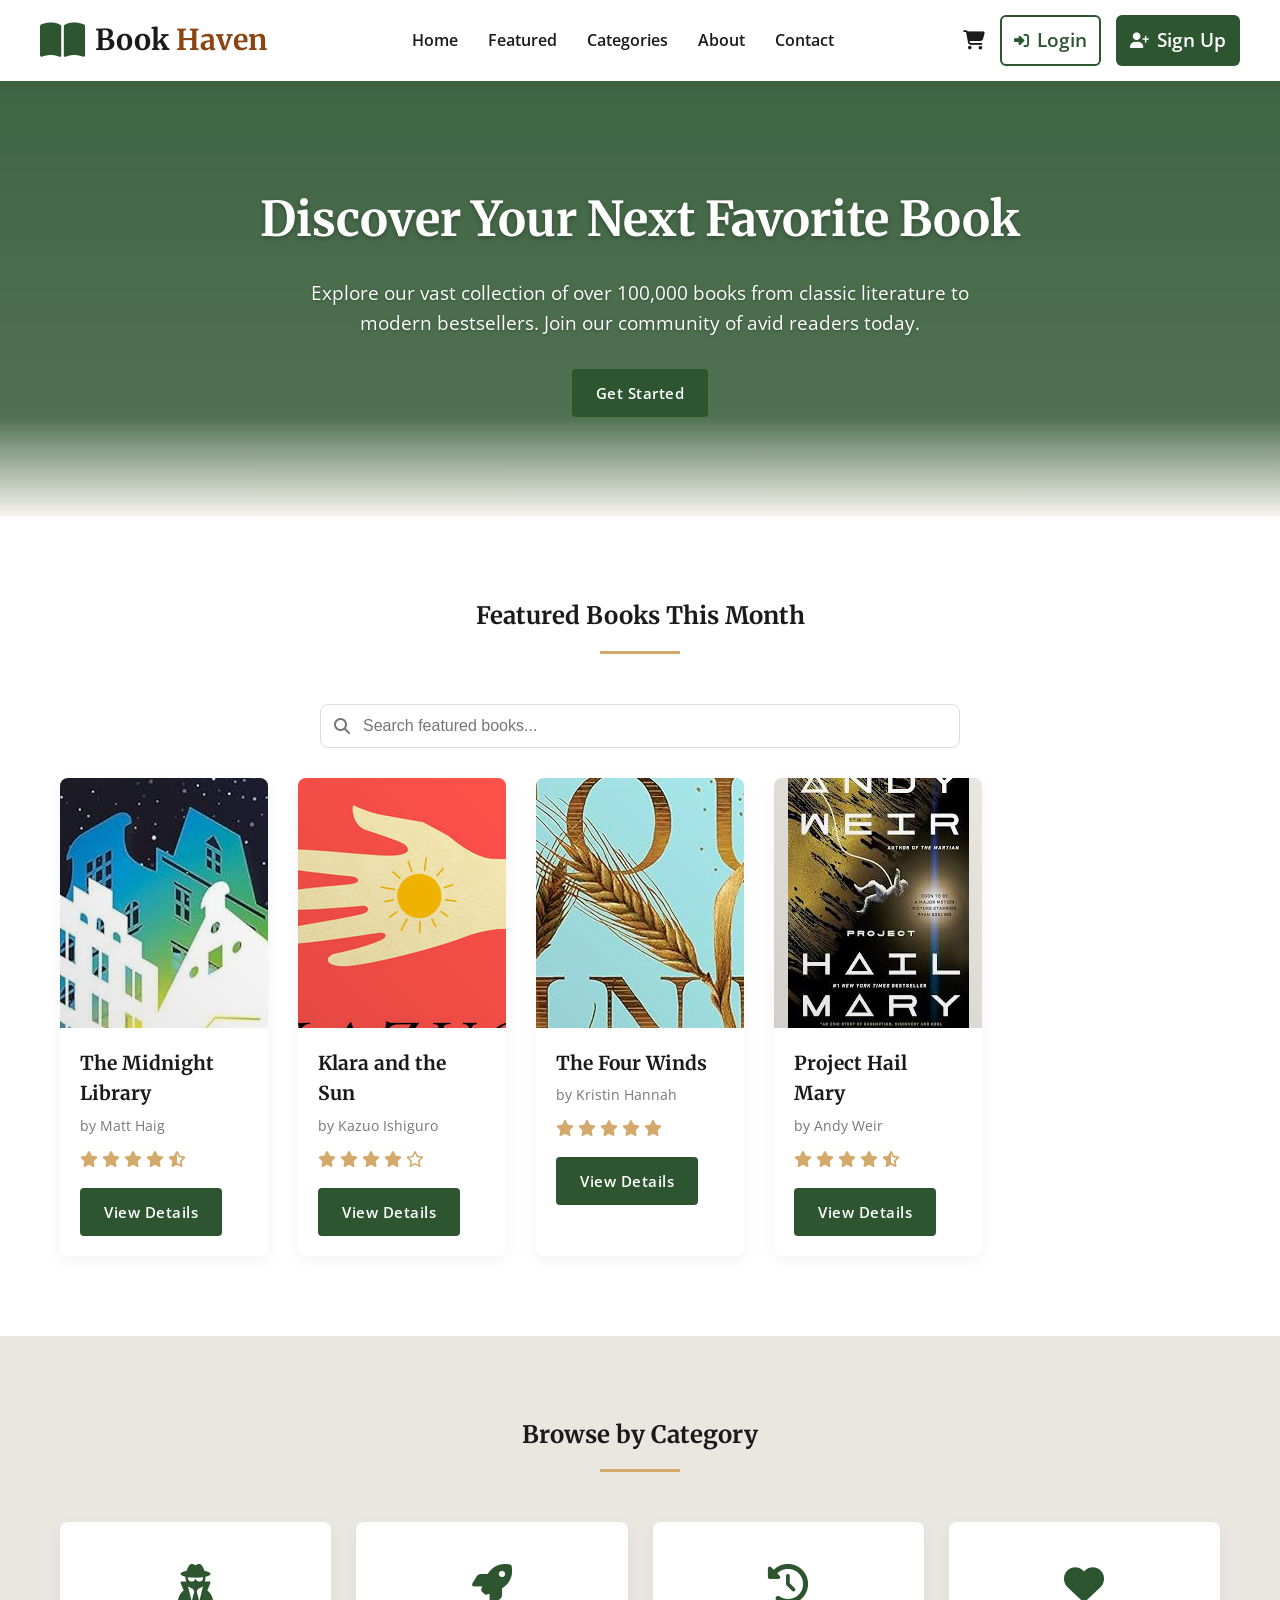
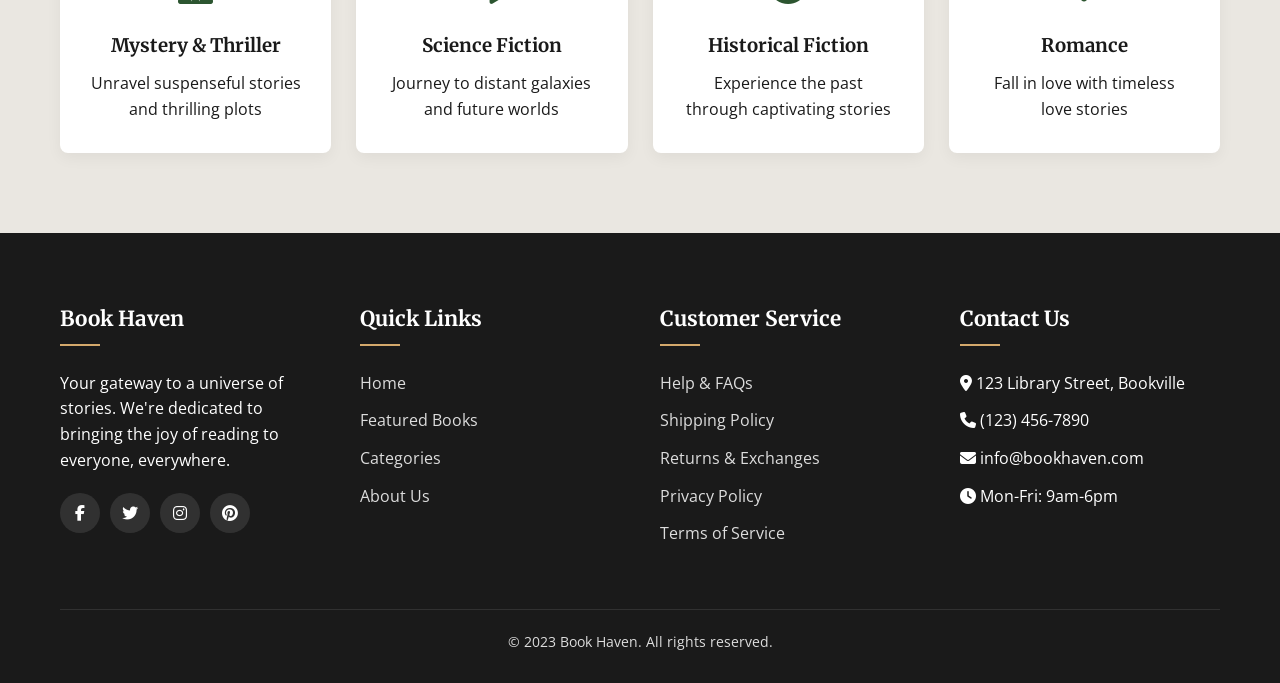
<file: amanda/index.html>
<!DOCTYPE html>
<html lang="en">
<head>
    <meta charset="UTF-8">
    <meta name="viewport" content="width=device-width, initial-scale=1.0">
    <title>Book Haven | Digital Library</title>
    <link rel="stylesheet" href="https://cdnjs.cloudflare.com/ajax/libs/font-awesome/6.4.0/css/all.min.css">
    <link href="https://fonts.googleapis.com/css2?family=Merriweather:wght@300;400;700&family=Open+Sans:wght@300;400;600;700&display=swap" rel="stylesheet">
    <link rel="stylesheet" href="styles.css">
</head>
<body>
    <!-- Header -->
    <header>
        <div class="container header-container">
            <div class="logo">
                <i class="fas fa-book-open"></i>
                <h1>Book <span>Haven</span></h1>
            </div>
            
            <nav>
                <ul>
                    <li><a href="#home">Home</a></li>
                    <li><a href="#featured">Featured</a></li>
                    <li><a href="#categories">Categories</a></li>
                    <li><a href="about.html">About</a></li>
                    <li><a href="#contact">Contact</a></li>
                </ul>
            </nav>
            
            <div class="header-actions">
                <div class="user-actions">
                    <a href="#" class="cart-link"><i class="fas fa-shopping-cart"></i></a>
                    <a href="login.html" class="auth-link login"><i class="fas fa-sign-in-alt"></i> Login</a>
                    <a href="signup.html" class="auth-link signup"><i class="fas fa-user-plus"></i> Sign Up</a>
                </div>
            </div>
        </div>
    </header>

    <!-- Hero Section -->
    <section class="hero" id="home">
        <div class="container">
            <h2>Discover Your Next Favorite Book</h2>
            <p>Explore our vast collection of over 100,000 books from classic literature to modern bestsellers. Join our community of avid readers today.</p>
            <a href="signup.html" class="btn">Get Started</a>
        </div>
    </section>

    <!-- Featured Books -->
    <section class="featured-section" id="featured">
        <div class="container">
            <h2 class="section-title">Featured Books This Month</h2>
            <div class="featured-search">
                <i class="fas fa-search"></i>
                <input type="text" id="featuredSearch" placeholder="Search featured books...">
            </div>
            <div class="books-grid">
                <div class="book-card">
                    <div class="book-cover">
                        <img src="books/midnight.jpg" alt="The Midnight Library">
                    </div>
                    <div class="book-info">
                        <h3 class="book-title">The Midnight Library</h3>
                        <p class="book-author">by Matt Haig</p>
                        <div class="book-rating">
                            <i class="fas fa-star"></i>
                            <i class="fas fa-star"></i>
                            <i class="fas fa-star"></i>
                            <i class="fas fa-star"></i>
                            <i class="fas fa-star-half-alt"></i>
                        </div>
                        <a href="book-details.html?book=midnight" class="btn view-details">View Details</a>
                    </div>
                </div>
                
                <div class="book-card">
                    <div class="book-cover">
                        <img src="books/klara.jpg" alt="Klara and the Sun">
                    </div>
                    <div class="book-info">
                        <h3 class="book-title">Klara and the Sun</h3>
                        <p class="book-author">by Kazuo Ishiguro</p>
                        <div class="book-rating">
                            <i class="fas fa-star"></i>
                            <i class="fas fa-star"></i>
                            <i class="fas fa-star"></i>
                            <i class="fas fa-star"></i>
                            <i class="far fa-star"></i>
                        </div>
                        <a href="book-details.html?book=klara" class="btn view-details">View Details</a>
                    </div>
                </div>
                
                <div class="book-card">
                    <div class="book-cover">
                        <img src="books/four winds.jpg" alt="The Four Winds">
                    </div>
                    <div class="book-info">
                        <h3 class="book-title">The Four Winds</h3>
                        <p class="book-author">by Kristin Hannah</p>
                        <div class="book-rating">
                            <i class="fas fa-star"></i>
                            <i class="fas fa-star"></i>
                            <i class="fas fa-star"></i>
                            <i class="fas fa-star"></i>
                            <i class="fas fa-star"></i>
                        </div>
                        <a href="book-details.html?book=fourwinds" class="btn view-details">View Details</a>
                    </div>
                </div>
                
                <div class="book-card">
                    <div class="book-cover">
                        <img src="books/andy weir.jpeg" alt="Project Hail Mary">
                    </div>
                    <div class="book-info">
                        <h3 class="book-title">Project Hail Mary</h3>
                        <p class="book-author">by Andy Weir</p>
                        <div class="book-rating">
                            <i class="fas fa-star"></i>
                            <i class="fas fa-star"></i>
                            <i class="fas fa-star"></i>
                            <i class="fas fa-star"></i>
                            <i class="fas fa-star-half-alt"></i>
                        </div>
                        <a href="book-details.html?book=hailmary" class="btn view-details">View Details</a>
                    </div>
                </div>
            </div>
        </div>
    </section>

    <!-- Categories -->
    <section class="categories-section" id="categories">
        <div class="container">
            <h2 class="section-title">Browse by Category</h2>
            <div class="categories-grid">
                <div class="category-card">
                    <div class="category-icon">
                        <i class="fas fa-user-secret"></i>
                    </div>
                    <h3>Mystery & Thriller</h3>
                    <p>Unravel suspenseful stories and thrilling plots</p>
                </div>
                
                <div class="category-card">
                    <div class="category-icon">
                        <i class="fas fa-rocket"></i>
                    </div>
                    <h3>Science Fiction</h3>
                    <p>Journey to distant galaxies and future worlds</p>
                </div>
                
                <div class="category-card">
                    <div class="category-icon">
                        <i class="fas fa-history"></i>
                    </div>
                    <h3>Historical Fiction</h3>
                    <p>Experience the past through captivating stories</p>
                </div>
                
                <div class="category-card">
                    <div class="category-icon">
                        <i class="fas fa-heart"></i>
                    </div>
                    <h3>Romance</h3>
                    <p>Fall in love with timeless love stories</p>
                </div>
            </div>
        </div>
    </section>

    <!-- Footer -->
    <footer id="contact">
        <div class="container">
            <div class="footer-container">
                <div class="footer-column">
                    <h3>Book Haven</h3>
                    <p>Your gateway to a universe of stories. We're dedicated to bringing the joy of reading to everyone, everywhere.</p>
                    <div class="social-icons">
                        <a href="#"><i class="fab fa-facebook-f"></i></a>
                        <a href="#"><i class="fab fa-twitter"></i></a>
                        <a href="#"><i class="fab fa-instagram"></i></a>
                        <a href="#"><i class="fab fa-pinterest"></i></a>
                    </div>
                </div>
                
                <div class="footer-column">
                    <h3>Quick Links</h3>
                    <ul>
                        <li><a href="#home">Home</a></li>
                        <li><a href="#featured">Featured Books</a></li>
                        <li><a href="#categories">Categories</a></li>

                        <li><a href="#about">About Us</a></li>
                    </ul>
                </div>
                
                <div class="footer-column">
                    <h3>Customer Service</h3>
                    <ul>
                        <li><a href="#">Help & FAQs</a></li>
                        <li><a href="#">Shipping Policy</a></li>
                        <li><a href="#">Returns & Exchanges</a></li>
                        <li><a href="#">Privacy Policy</a></li>
                        <li><a href="#">Terms of Service</a></li>
                    </ul>
                </div>
                
                <div class="footer-column">
                    <h3>Contact Us</h3>
                    <ul>
                        <li><i class="fas fa-map-marker-alt"></i> 123 Library Street, Bookville</li>
                        <li><i class="fas fa-phone"></i> (123) 456-7890</li>
                        <li><i class="fas fa-envelope"></i> info@bookhaven.com</li>
                        <li><i class="fas fa-clock"></i> Mon-Fri: 9am-6pm</li>
                    </ul>
                </div>
            </div>
            
            <div class="copyright">
                <p>&copy; 2023 Book Haven. All rights reserved.</p>
            </div>
        </div>
    </footer>

    <script>
        // Simple interactivity for the demo
        document.addEventListener('DOMContentLoaded', function() {
            // Smooth scrolling for anchor links
            document.querySelectorAll('a[href^="#"]').forEach(anchor => {
                anchor.addEventListener('click', function(e) {
                    e.preventDefault();
                    
                    const targetId = this.getAttribute('href');
                    if(targetId === '#') return;
                    
                    const targetElement = document.querySelector(targetId);
                    if(targetElement) {
                        window.scrollTo({
                            top: targetElement.offsetTop - 80,
                            behavior: 'smooth'
                        });
                    }
                });
            });
            
            // Book card hover effects
            const bookCards = document.querySelectorAll('.book-card');
            bookCards.forEach(card => {
                card.addEventListener('mouseenter', function() {
                    this.style.transform = 'translateY(-10px)';
                });
                
                card.addEventListener('mouseleave', function() {
                    this.style.transform = 'translateY(0)';
                });
            });
            
            // Search box focus effect
            const searchInput = document.querySelector('.search-box input');
            if (searchInput) {
                searchInput.addEventListener('focus', function() {
                    this.parentElement.style.boxShadow = '0 0 0 2px rgba(44, 85, 48, 0.2)';
                    this.parentElement.style.borderRadius = '4px';
                });
                
                searchInput.addEventListener('blur', function() {
                    this.parentElement.style.boxShadow = 'none';
                });
            }
        });

        // Restrict access to book details if not logged in
        document.querySelectorAll('.view-details').forEach(function(btn) {
            btn.addEventListener('click', function(e) {
                if (!sessionStorage.getItem('isLoggedIn')) {
                    e.preventDefault();
                    alert('You must be signed up and logged in to view book details.');
                    window.location.href = 'login.html';
                }
            });
        });
    </script>
</body>
</html>
</file>
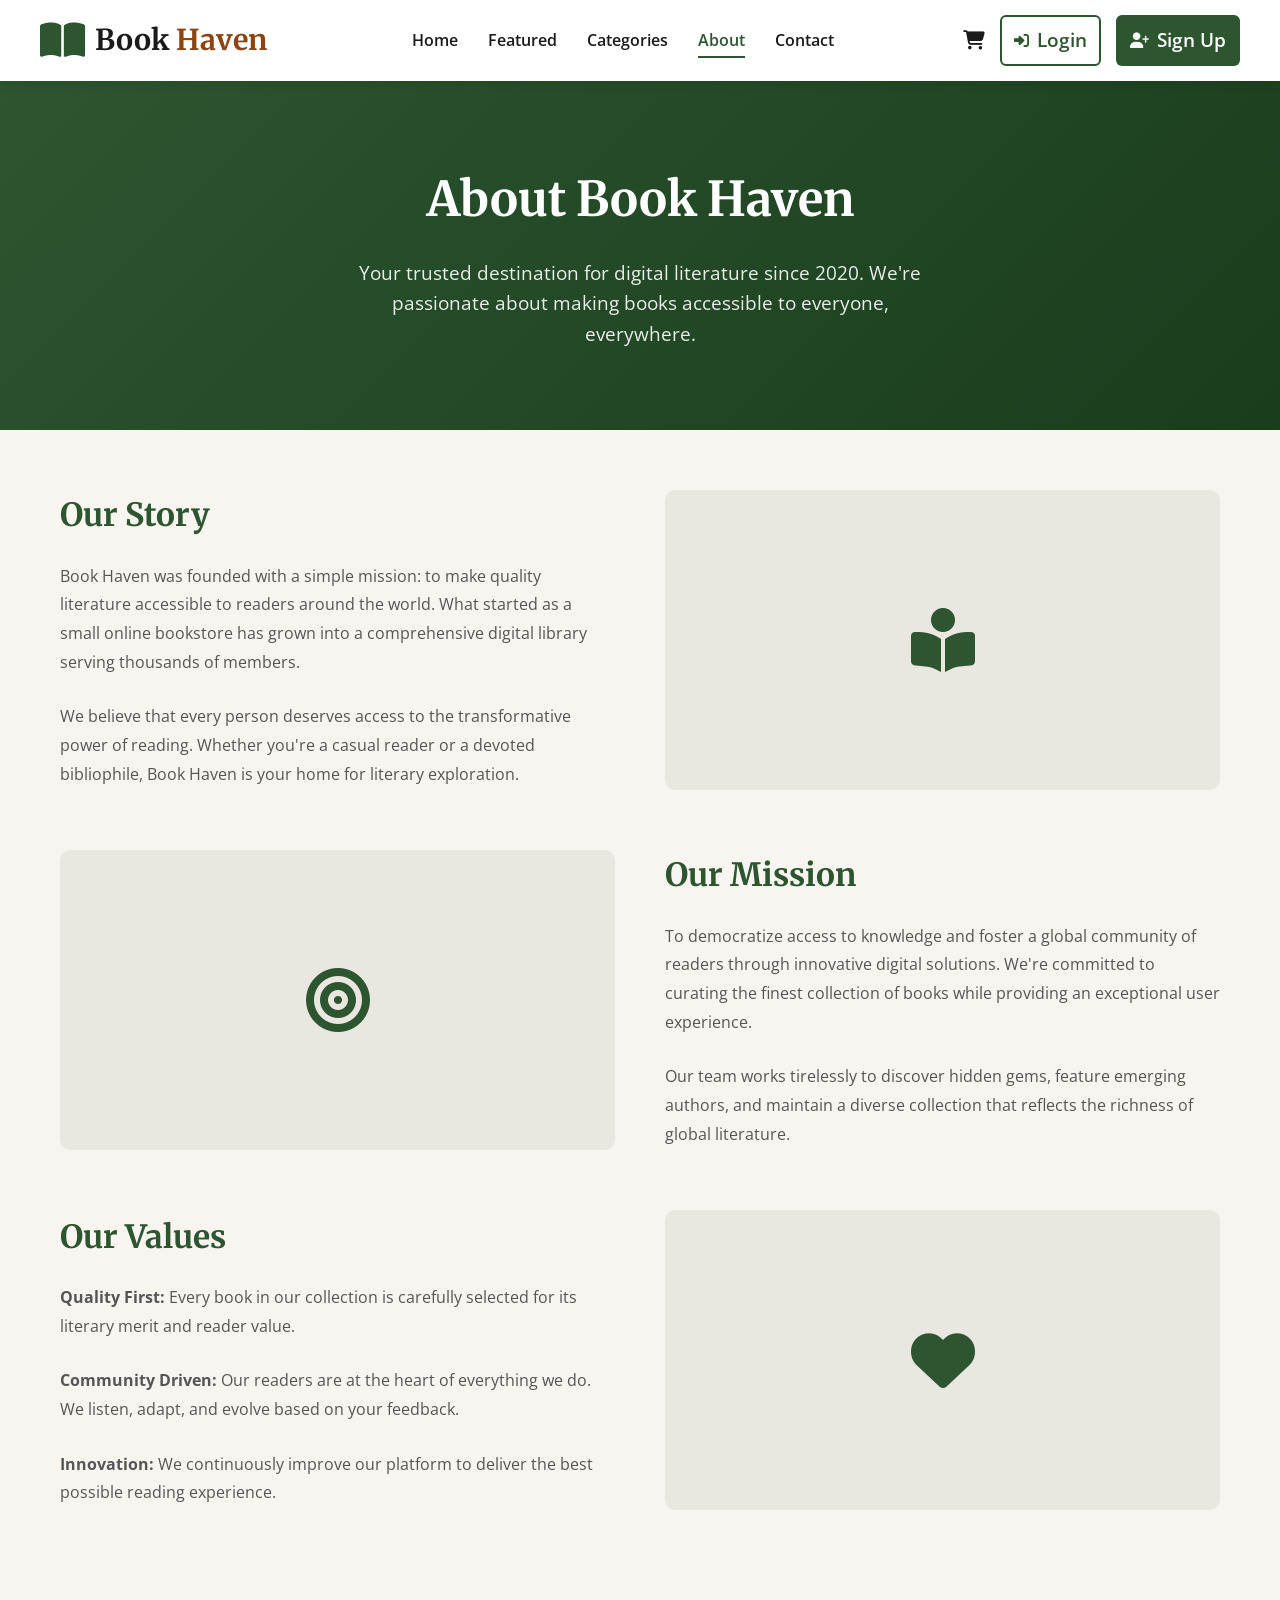
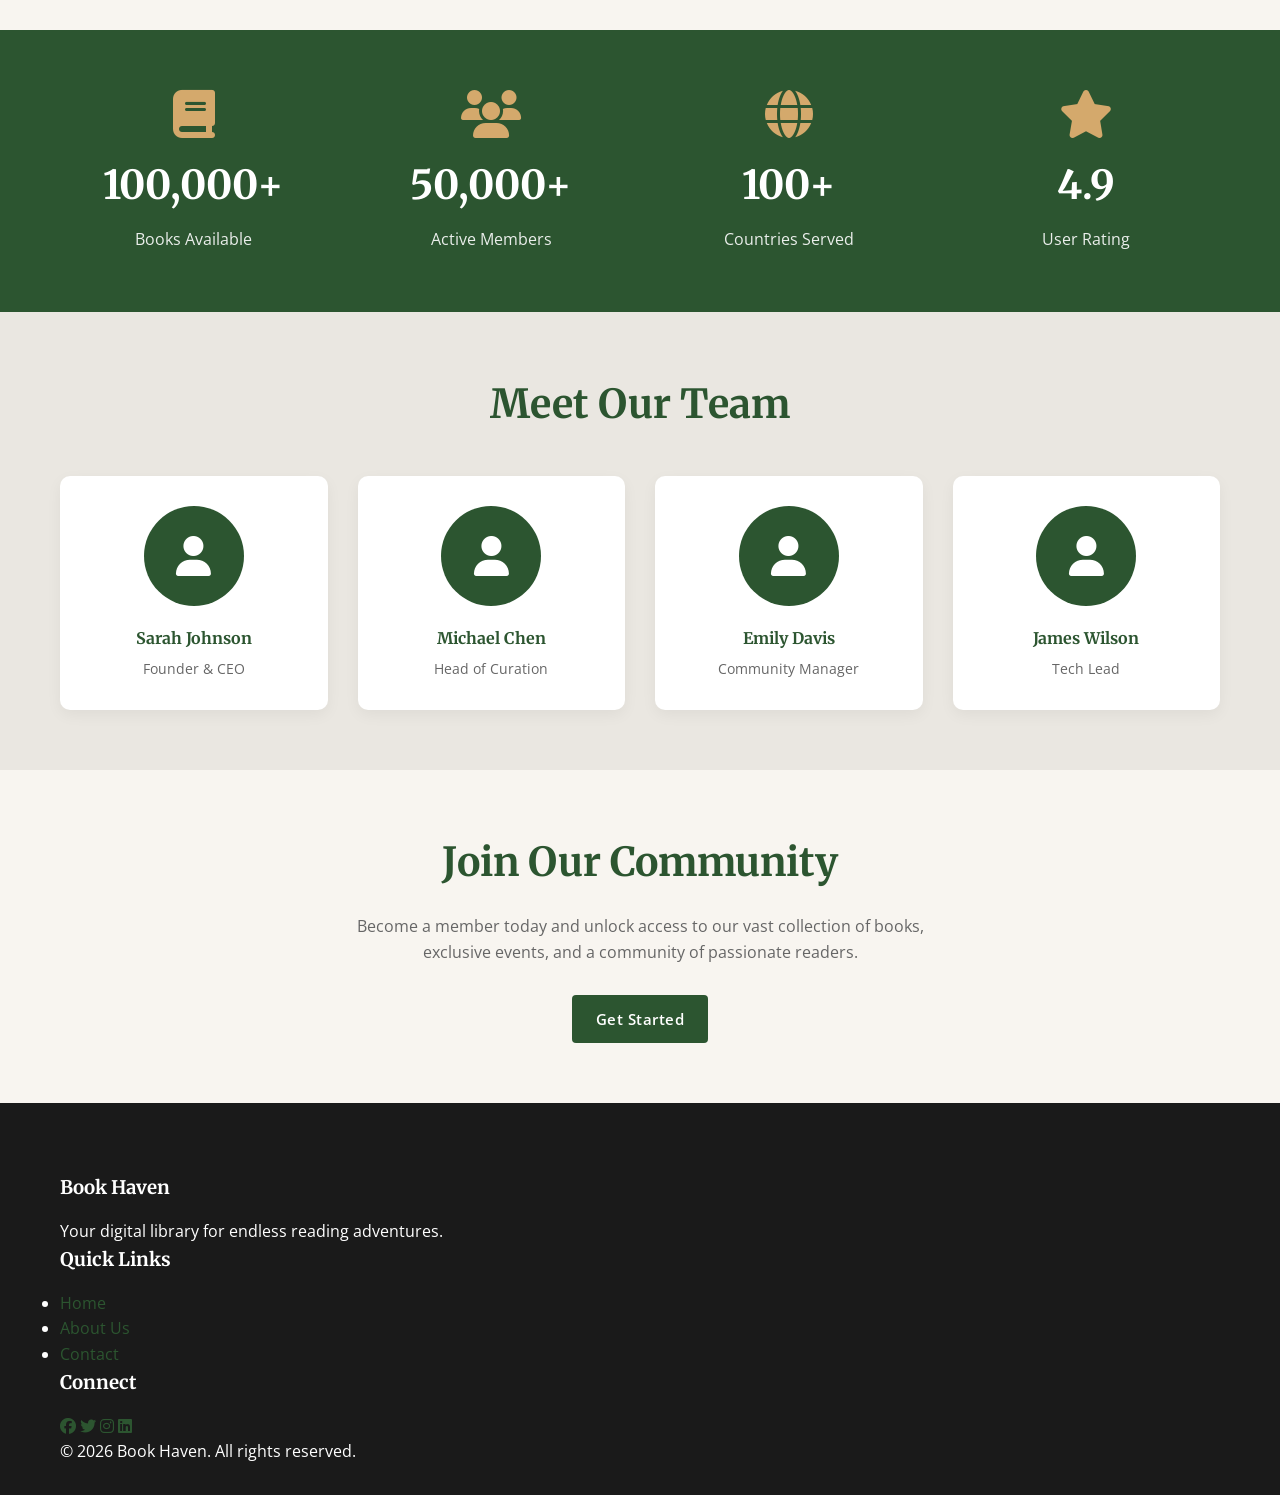
<file: amanda/about.html>
<!DOCTYPE html>
<html lang="en">
<head>
    <meta charset="UTF-8">
    <meta name="viewport" content="width=device-width, initial-scale=1.0">
    <title>About Us | Book Haven</title>
    <link rel="stylesheet" href="https://cdnjs.cloudflare.com/ajax/libs/font-awesome/6.4.0/css/all.min.css">
    <link href="https://fonts.googleapis.com/css2?family=Merriweather:wght@300;400;700&family=Open+Sans:wght@300;400;600;700&display=swap" rel="stylesheet">
    <link rel="stylesheet" href="styles.css">
    <style>
        .about-hero {
            background: linear-gradient(135deg, var(--primary-color) 0%, #1a3d1c 100%);
            color: white;
            padding: 80px 0;
            text-align: center;
        }
        
        .about-hero h1 {
            font-size: 3rem;
            margin-bottom: 20px;
        }
        
        .about-hero p {
            font-size: 1.2rem;
            max-width: 600px;
            margin: 0 auto;
            opacity: 0.9;
        }
        
        .about-content {
            padding: 60px 0;
        }
        
        .about-section {
            display: flex;
            align-items: center;
            gap: 50px;
            margin-bottom: 60px;
        }
        
        .about-section:nth-child(even) {
            flex-direction: row-reverse;
        }
        
        .about-text {
            flex: 1;
        }
        
        .about-text h2 {
            color: var(--primary-color);
            font-size: 2rem;
            margin-bottom: 20px;
        }
        
        .about-text p {
            color: #555;
            line-height: 1.8;
        }
        
        .about-image {
            flex: 1;
            background: var(--gray-color);
            border-radius: 10px;
            height: 300px;
            display: flex;
            align-items: center;
            justify-content: center;
            font-size: 4rem;
            color: var(--primary-color);
        }
        
        .stats-section {
            background: var(--primary-color);
            padding: 60px 0;
            color: white;
        }
        
        .stats-grid {
            display: grid;
            grid-template-columns: repeat(4, 1fr);
            gap: 30px;
            text-align: center;
        }
        
        .stat-item i {
            font-size: 3rem;
            margin-bottom: 15px;
            color: var(--secondary-color);
        }
        
        .stat-item h3 {
            font-size: 2.5rem;
            margin-bottom: 10px;
        }
        
        .stat-item p {
            opacity: 0.9;
        }
        
        .team-section {
            padding: 60px 0;
            background: var(--gray-color);
        }
        
        .team-section h2 {
            text-align: center;
            color: var(--primary-color);
            font-size: 2.5rem;
            margin-bottom: 40px;
        }
        
        .team-grid {
            display: grid;
            grid-template-columns: repeat(4, 1fr);
            gap: 30px;
        }
        
        .team-member {
            background: white;
            padding: 30px;
            border-radius: 10px;
            text-align: center;
            box-shadow: var(--shadow-light);
            transition: var(--transition-medium);
        }
        
        .team-member:hover {
            transform: translateY(-5px);
            box-shadow: var(--shadow-medium);
        }
        
        .team-member .avatar {
            width: 100px;
            height: 100px;
            background: var(--primary-color);
            border-radius: 50%;
            margin: 0 auto 20px;
            display: flex;
            align-items: center;
            justify-content: center;
            font-size: 2.5rem;
            color: white;
        }
        
        .team-member h4 {
            color: var(--primary-color);
            margin-bottom: 5px;
        }
        
        .team-member p {
            color: #666;
            font-size: 0.9rem;
        }
        
        .cta-section {
            padding: 60px 0;
            text-align: center;
        }
        
        .cta-section h2 {
            color: var(--primary-color);
            font-size: 2.5rem;
            margin-bottom: 20px;
        }
        
        .cta-section p {
            color: #666;
            margin-bottom: 30px;
            max-width: 600px;
            margin-left: auto;
            margin-right: auto;
        }
        
        @media (max-width: 768px) {
            .about-section, .about-section:nth-child(even) {
                flex-direction: column;
            }
            
            .stats-grid, .team-grid {
                grid-template-columns: repeat(2, 1fr);
            }
        }
    </style>
</head>
<body>
    <!-- Header -->
    <header>
        <div class="container header-container">
            <div class="logo">
                <i class="fas fa-book-open"></i>
                <h1>Book <span>Haven</span></h1>
            </div>
            
            <nav>
                <ul>
                    <li><a href="index.html">Home</a></li>
                    <li><a href="index.html#featured">Featured</a></li>
                    <li><a href="index.html#categories">Categories</a></li>

                    <li><a href="about.html" class="active">About</a></li>
                    <li><a href="index.html#contact">Contact</a></li>
                </ul>
            </nav>
            
            <div class="header-actions">
                <div class="user-actions">
                    <a href="#" class="cart-link"><i class="fas fa-shopping-cart"></i></a>
                    <a href="login.html" class="auth-link login"><i class="fas fa-sign-in-alt"></i> Login</a>
                    <a href="signup.html" class="auth-link signup"><i class="fas fa-user-plus"></i> Sign Up</a>
                </div>
            </div>
        </div>
    </header>

    <!-- Hero Section -->
    <section class="about-hero">
        <div class="container">
            <h1>About Book Haven</h1>
            <p>Your trusted destination for digital literature since 2020. We're passionate about making books accessible to everyone, everywhere.</p>
        </div>
    </section>

    <!-- About Content -->
    <section class="about-content">
        <div class="container">
            <div class="about-section">
                <div class="about-text">
                    <h2>Our Story</h2>
                    <p>Book Haven was founded with a simple mission: to make quality literature accessible to readers around the world. What started as a small online bookstore has grown into a comprehensive digital library serving thousands of members.</p>
                    <br>
                    <p>We believe that every person deserves access to the transformative power of reading. Whether you're a casual reader or a devoted bibliophile, Book Haven is your home for literary exploration.</p>
                </div>
                <div class="about-image">
                    <i class="fas fa-book-reader"></i>
                </div>
            </div>
            
            <div class="about-section">
                <div class="about-text">
                    <h2>Our Mission</h2>
                    <p>To democratize access to knowledge and foster a global community of readers through innovative digital solutions. We're committed to curating the finest collection of books while providing an exceptional user experience.</p>
                    <br>
                    <p>Our team works tirelessly to discover hidden gems, feature emerging authors, and maintain a diverse collection that reflects the richness of global literature.</p>
                </div>
                <div class="about-image">
                    <i class="fas fa-bullseye"></i>
                </div>
            </div>
            
            <div class="about-section">
                <div class="about-text">
                    <h2>Our Values</h2>
                    <p><strong>Quality First:</strong> Every book in our collection is carefully selected for its literary merit and reader value.</p>
                    <br>
                    <p><strong>Community Driven:</strong> Our readers are at the heart of everything we do. We listen, adapt, and evolve based on your feedback.</p>
                    <br>
                    <p><strong>Innovation:</strong> We continuously improve our platform to deliver the best possible reading experience.</p>
                </div>
                <div class="about-image">
                    <i class="fas fa-heart"></i>
                </div>
            </div>
        </div>
    </section>

    <!-- Stats Section -->
    <section class="stats-section">
        <div class="container">
            <div class="stats-grid">
                <div class="stat-item">
                    <i class="fas fa-book"></i>
                    <h3>100,000+</h3>
                    <p>Books Available</p>
                </div>
                <div class="stat-item">
                    <i class="fas fa-users"></i>
                    <h3>50,000+</h3>
                    <p>Active Members</p>
                </div>
                <div class="stat-item">
                    <i class="fas fa-globe"></i>
                    <h3>100+</h3>
                    <p>Countries Served</p>
                </div>
                <div class="stat-item">
                    <i class="fas fa-star"></i>
                    <h3>4.9</h3>
                    <p>User Rating</p>
                </div>
            </div>
        </div>
    </section>

    <!-- Team Section -->
    <section class="team-section">
        <div class="container">
            <h2>Meet Our Team</h2>
            <div class="team-grid">
                <div class="team-member">
                    <div class="avatar">
                        <i class="fas fa-user"></i>
                    </div>
                    <h4>Sarah Johnson</h4>
                    <p>Founder & CEO</p>
                </div>
                <div class="team-member">
                    <div class="avatar">
                        <i class="fas fa-user"></i>
                    </div>
                    <h4>Michael Chen</h4>
                    <p>Head of Curation</p>
                </div>
                <div class="team-member">
                    <div class="avatar">
                        <i class="fas fa-user"></i>
                    </div>
                    <h4>Emily Davis</h4>
                    <p>Community Manager</p>
                </div>
                <div class="team-member">
                    <div class="avatar">
                        <i class="fas fa-user"></i>
                    </div>
                    <h4>James Wilson</h4>
                    <p>Tech Lead</p>
                </div>
            </div>
        </div>
    </section>

    <!-- CTA Section -->
    <section class="cta-section">
        <div class="container">
            <h2>Join Our Community</h2>
            <p>Become a member today and unlock access to our vast collection of books, exclusive events, and a community of passionate readers.</p>
            <a href="signup.html" class="btn">Get Started</a>
        </div>
    </section>

    <!-- Footer -->
    <footer>
        <div class="container">
            <div class="footer-content">
                <div class="footer-section">
                    <h3>Book Haven</h3>
                    <p>Your digital library for endless reading adventures.</p>
                </div>
                <div class="footer-section">
                    <h3>Quick Links</h3>
                    <ul>
                        <li><a href="index.html">Home</a></li>
                        <li><a href="about.html">About Us</a></li>
                        <li><a href="index.html#contact">Contact</a></li>
                    </ul>
                </div>
                <div class="footer-section">
                    <h3>Connect</h3>
                    <div class="social-links">
                        <a href="#"><i class="fab fa-facebook"></i></a>
                        <a href="#"><i class="fab fa-twitter"></i></a>
                        <a href="#"><i class="fab fa-instagram"></i></a>
                        <a href="#"><i class="fab fa-linkedin"></i></a>
                    </div>
                </div>
            </div>
            <div class="footer-bottom">
                <p>&copy; 2026 Book Haven. All rights reserved.</p>
            </div>
        </div>
    </footer>
</body>
</html>
</file>
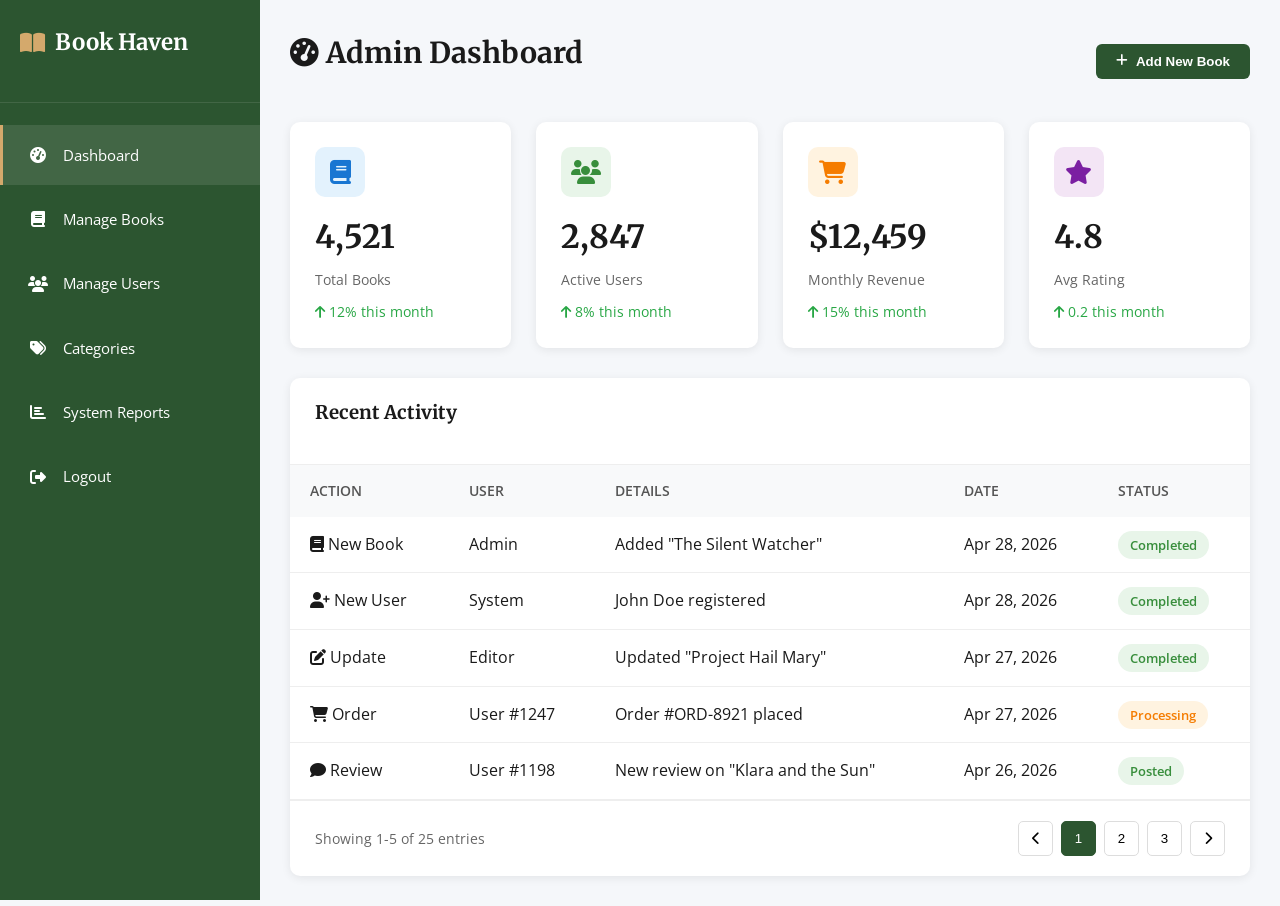
<file: amanda/admin.html>
<!DOCTYPE html>
<html lang="en">
<head>
    <meta charset="UTF-8">
    <meta name="viewport" content="width=device-width, initial-scale=1.0">
    <title>Admin Dashboard | Book Haven</title>
    <link rel="stylesheet" href="https://cdnjs.cloudflare.com/ajax/libs/font-awesome/6.4.0/css/all.min.css">
    <link href="https://fonts.googleapis.com/css2?family=Merriweather:wght@300;400;700&family=Open+Sans:wght@300;400;600;700&display=swap" rel="stylesheet">
    <link rel="stylesheet" href="styles.css">
    <style>
        :root {
            --admin-primary: #2c5530;
            --admin-secondary: #d4a96c;
            --admin-accent: #8b4513;
            --admin-dark: #1a1a1a;
            --admin-light: #f8f5f0;
            --admin-gray: #eae7e1;
            --admin-success: #28a745;
            --admin-warning: #ffc107;
            --admin-danger: #dc3545;
            --admin-info: #17a2b8;
        }

        * {
            margin: 0;
            padding: 0;
            box-sizing: border-box;
        }

        body {
            font-family: 'Open Sans', sans-serif;
            background: #f5f7fa;
        }

        .admin-wrapper {
            display: flex;
            min-height: 100vh;
        }

        /* Sidebar */
        .admin-sidebar {
            width: 260px;
            background: var(--admin-primary);
            color: white;
            position: fixed;
            height: 100vh;
            overflow-y: auto;
            z-index: 1000;
        }

        .sidebar-header {
            padding: 25px 20px;
            border-bottom: 1px solid rgba(255,255,255,0.1);
        }

        .sidebar-header h2 {
            font-size: 1.4rem;
            display: flex;
            align-items: center;
            gap: 10px;
        }

        .sidebar-header h2 i {
            color: var(--admin-secondary);
        }

        .sidebar-menu {
            padding: 20px 0;
            display: flex;
            flex-direction: column;
        }

        .menu-item {
            padding: 18px 25px;
            display: flex;
            align-items: center;
            gap: 15px;
            cursor: pointer;
            transition: all 0.3s;
            border-left: 3px solid transparent;
            margin: 2px 0;
            width: 100%;
        }

        .menu-item:hover, .menu-item.active {
            background: rgba(255,255,255,0.1);
            border-left-color: var(--admin-secondary);
        }

        .menu-item i {
            width: 20px;
            text-align: center;
        }

        .menu-item span {
            font-size: 0.95rem;
        }

        /* Main Content */
        .admin-main {
            flex: 1;
            margin-left: 260px;
            padding: 30px;
        }

        .main-header {
            display: flex;
            justify-content: space-between;
            align-items: center;
            margin-bottom: 30px;
        }

        .main-header h1 {
            color: var(--admin-dark);
            font-size: 1.8rem;
        }

        .header-actions {
            display: flex;
            gap: 15px;
        }

        .btn-admin {
            padding: 10px 20px;
            border-radius: 6px;
            border: none;
            cursor: pointer;
            font-weight: 600;
            display: flex;
            align-items: center;
            gap: 8px;
            transition: all 0.3s;
        }

        .btn-primary {
            background: var(--admin-primary);
            color: white;
        }

        .btn-primary:hover {
            background: #1e3d22;
        }

        .btn-outline {
            background: white;
            border: 2px solid var(--admin-primary);
            color: var(--admin-primary);
        }

        .btn-outline:hover {
            background: var(--admin-primary);
            color: white;
        }

        /* Stats Cards */
        .stats-grid {
            display: grid;
            grid-template-columns: repeat(4, 1fr);
            gap: 25px;
            margin-bottom: 30px;
        }

        .stat-card {
            background: white;
            padding: 25px;
            border-radius: 10px;
            box-shadow: 0 2px 10px rgba(0,0,0,0.08);
        }

        .stat-card .icon {
            width: 50px;
            height: 50px;
            border-radius: 10px;
            display: flex;
            align-items: center;
            justify-content: center;
            font-size: 1.5rem;
            margin-bottom: 15px;
        }

        .stat-card .icon.blue { background: #e3f2fd; color: #1976d2; }
        .stat-card .icon.green { background: #e8f5e9; color: #388e3c; }
        .stat-card .icon.orange { background: #fff3e0; color: #f57c00; }
        .stat-card .icon.purple { background: #f3e5f5; color: #7b1fa2; }

        .stat-card h3 {
            font-size: 2rem;
            color: var(--admin-dark);
            margin-bottom: 5px;
        }

        .stat-card p {
            color: #666;
            font-size: 0.9rem;
        }

        .stat-card .trend {
            margin-top: 10px;
            font-size: 0.85rem;
        }

        .stat-card .trend.up { color: var(--admin-success); }
        .stat-card .trend.down { color: var(--admin-danger); }

        /* Content Sections */
        .content-section {
            display: none;
        }

        .content-section.active {
            display: block;
        }

        /* Tables */
        .data-table-container {
            background: white;
            border-radius: 10px;
            box-shadow: 0 2px 10px rgba(0,0,0,0.08);
            overflow: hidden;
        }

        .table-header {
            padding: 20px 25px;
            border-bottom: 1px solid #eee;
            display: flex;
            justify-content: space-between;
            align-items: center;
        }

        .table-header h3 {
            color: var(--admin-dark);
        }

        .table-search {
            display: flex;
            gap: 10px;
        }

        .table-search input {
            padding: 8px 15px;
            border: 1px solid #ddd;
            border-radius: 5px;
            width: 250px;
        }

        table {
            width: 100%;
            border-collapse: collapse;
        }

        table th {
            background: #f8f9fa;
            padding: 15px 20px;
            text-align: left;
            font-weight: 600;
            color: #555;
            font-size: 0.85rem;
            text-transform: uppercase;
        }

        table td {
            padding: 15px 20px;
            border-bottom: 1px solid #eee;
        }

        table tr:hover {
            background: #f8f9fa;
        }

        .status-badge {
            padding: 5px 12px;
            border-radius: 20px;
            font-size: 0.8rem;
            font-weight: 600;
        }

        .status-badge.active {
            background: #e8f5e9;
            color: #388e3c;
        }

        .status-badge.inactive {
            background: #ffebee;
            color: #c62828;
        }

        .status-badge.pending {
            background: #fff3e0;
            color: #f57c00;
        }

        .action-btns {
            display: flex;
            gap: 8px;
        }

        .action-btn {
            width: 32px;
            height: 32px;
            border-radius: 5px;
            border: none;
            cursor: pointer;
            display: flex;
            align-items: center;
            justify-content: center;
            transition: all 0.3s;
        }

        .action-btn.edit {
            background: #e3f2fd;
            color: #1976d2;
        }

        .action-btn.delete {
            background: #ffebee;
            color: #c62828;
        }

        .action-btn.view {
            background: #e8f5e9;
            color: #388e3c;
        }

        .action-btn:hover {
            transform: scale(1.1);
        }

        /* Categories Grid */
        .categories-grid {
            display: grid;
            grid-template-columns: repeat(3, 1fr);
            gap: 20px;
        }

        .category-card-admin {
            background: white;
            padding: 25px;
            border-radius: 10px;
            box-shadow: 0 2px 10px rgba(0,0,0,0.08);
            display: flex;
            align-items: center;
            gap: 20px;
        }

        .category-icon-admin {
            width: 60px;
            height: 60px;
            border-radius: 10px;
            display: flex;
            align-items: center;
            justify-content: center;
            font-size: 1.5rem;
        }

        .category-info-admin h4 {
            color: var(--admin-dark);
            margin-bottom: 5px;
        }

        .category-info-admin p {
            color: #666;
            font-size: 0.9rem;
        }

        .category-info-admin .count {
            color: var(--admin-primary);
            font-weight: 600;
        }

        /* Reports */
        .reports-grid {
            display: grid;
            grid-template-columns: repeat(2, 1fr);
            gap: 25px;
        }

        .report-card {
            background: white;
            padding: 25px;
            border-radius: 10px;
            box-shadow: 0 2px 10px rgba(0,0,0,0.08);
        }

        .report-card h3 {
            color: var(--admin-dark);
            margin-bottom: 20px;
            display: flex;
            align-items: center;
            gap: 10px;
        }

        .report-card h3 i {
            color: var(--admin-primary);
        }

        .report-item {
            display: flex;
            justify-content: space-between;
            align-items: center;
            padding: 12px 0;
            border-bottom: 1px solid #eee;
        }

        .report-item:last-child {
            border-bottom: none;
        }

        .report-item .label {
            color: #555;
        }

        .report-item .value {
            font-weight: 600;
            color: var(--admin-dark);
        }

        .progress-bar {
            width: 100%;
            height: 8px;
            background: #eee;
            border-radius: 4px;
            margin-top: 8px;
            overflow: hidden;
        }

        .progress-bar .fill {
            height: 100%;
            border-radius: 4px;
            transition: width 0.5s;
        }

        .progress-bar .fill.blue { background: #1976d2; }
        .progress-bar .fill.green { background: #388e3c; }
        .progress-bar .fill.orange { background: #f57c00; }
        .progress-bar .fill.purple { background: #7b1fa2; }

        /* Pagination */
        .pagination {
            display: flex;
            justify-content: space-between;
            align-items: center;
            padding: 20px 25px;
            border-top: 1px solid #eee;
        }

        .pagination-info {
            color: #666;
            font-size: 0.9rem;
        }

        .pagination-btns {
            display: flex;
            gap: 8px;
        }

        .page-btn {
            width: 35px;
            height: 35px;
            border: 1px solid #ddd;
            background: white;
            border-radius: 5px;
            cursor: pointer;
            display: flex;
            align-items: center;
            justify-content: center;
            transition: all 0.3s;
        }

        .page-btn:hover, .page-btn.active {
            background: var(--admin-primary);
            color: white;
            border-color: var(--admin-primary);
        }

        /* Modal */
        .modal {
            display: none;
            position: fixed;
            top: 0;
            left: 0;
            width: 100%;
            height: 100%;
            background: rgba(0,0,0,0.5);
            z-index: 2000;
            align-items: center;
            justify-content: center;
        }

        .modal.active {
            display: flex;
        }

        .modal-content {
            background: white;
            padding: 30px;
            border-radius: 10px;
            width: 500px;
            max-width: 90%;
        }

        .modal-header {
            display: flex;
            justify-content: space-between;
            align-items: center;
            margin-bottom: 25px;
        }

        .modal-header h3 {
            color: var(--admin-dark);
        }

        .modal-close {
            background: none;
            border: none;
            font-size: 1.5rem;
            cursor: pointer;
            color: #666;
        }

        .form-group {
            margin-bottom: 20px;
        }

        .form-group label {
            display: block;
            margin-bottom: 8px;
            color: #555;
            font-weight: 600;
        }

        .form-group input, .form-group select, .form-group textarea {
            width: 100%;
            padding: 10px 15px;
            border: 1px solid #ddd;
            border-radius: 5px;
            font-size: 0.95rem;
        }

        .form-group textarea {
            resize: vertical;
            min-height: 100px;
        }

        .form-actions {
            display: flex;
            gap: 10px;
            justify-content: flex-end;
        }

        @media (max-width: 1200px) {
            .stats-grid {
                grid-template-columns: repeat(2, 1fr);
            }
            
            .categories-grid {
                grid-template-columns: repeat(2, 1fr);
            }
        }

        @media (max-width: 768px) {
            .admin-sidebar {
                width: 70px;
            }
            
            .sidebar-header h2 span,
            .menu-item span {
                display: none;
            }
            
            .admin-main {
                margin-left: 70px;
            }
            
            .stats-grid {
                grid-template-columns: 1fr;
            }
            
            .categories-grid, .reports-grid {
                grid-template-columns: 1fr;
            }
        }
    </style>
</head>
<body>
    <div class="admin-wrapper">
        <!-- Sidebar -->
        <aside class="admin-sidebar">
            <div class="sidebar-header">
                <h2><i class="fas fa-book-open"></i> <span>Book Haven</span></h2>
            </div>
            <nav class="sidebar-menu">
                <div class="menu-item active" data-section="dashboard">
                    <i class="fas fa-tachometer-alt"></i>
                    <span>Dashboard</span>
                </div>
                <div class="menu-item" data-section="books">
                    <i class="fas fa-book"></i>
                    <span>Manage Books</span>
                </div>
                <div class="menu-item" data-section="users">
                    <i class="fas fa-users"></i>
                    <span>Manage Users</span>
                </div>
                <div class="menu-item" data-section="categories">
                    <i class="fas fa-tags"></i>
                    <span>Categories</span>
                </div>
                <div class="menu-item" data-section="reports">
                    <i class="fas fa-chart-bar"></i>
                    <span>System Reports</span>
                </div>
                <div class="menu-item" id="logoutBtn">
                    <i class="fas fa-sign-out-alt"></i>
                    <span>Logout</span>
                </div>
            </nav>
        </aside>

        <!-- Main Content -->
        <main class="admin-main">
            <div class="main-header">
                <h1><i class="fas fa-tachometer-alt"></i> Admin Dashboard</h1>
                <div class="header-actions">
                    <button class="btn-admin btn-primary" onclick="openModal('addBook')">
                        <i class="fas fa-plus"></i> Add New Book
                    </button>
                </div>
            </div>

            <!-- Dashboard Overview -->
            <div class="content-section active" id="dashboard">
                <div class="stats-grid">
                    <div class="stat-card">
                        <div class="icon blue"><i class="fas fa-book"></i></div>
                        <h3>4,521</h3>
                        <p>Total Books</p>
                        <div class="trend up"><i class="fas fa-arrow-up"></i> 12% this month</div>
                    </div>
                    <div class="stat-card">
                        <div class="icon green"><i class="fas fa-users"></i></div>
                        <h3>2,847</h3>
                        <p>Active Users</p>
                        <div class="trend up"><i class="fas fa-arrow-up"></i> 8% this month</div>
                    </div>
                    <div class="stat-card">
                        <div class="icon orange"><i class="fas fa-shopping-cart"></i></div>
                        <h3>$12,459</h3>
                        <p>Monthly Revenue</p>
                        <div class="trend up"><i class="fas fa-arrow-up"></i> 15% this month</div>
                    </div>
                    <div class="stat-card">
                        <div class="icon purple"><i class="fas fa-star"></i></div>
                        <h3>4.8</h3>
                        <p>Avg Rating</p>
                        <div class="trend up"><i class="fas fa-arrow-up"></i> 0.2 this month</div>
                    </div>
                </div>

                <!-- Quick Actions -->
                <div class="data-table-container">
                    <div class="table-header">
                        <h3>Recent Activity</h3>
                    </div>
                    <table>
                        <thead>
                            <tr>
                                <th>Action</th>
                                <th>User</th>
                                <th>Details</th>
                                <th>Date</th>
                                <th>Status</th>
                            </tr>
                        </thead>
                        <tbody>
                            <tr>
                                <td><i class="fas fa-book"></i> New Book</td>
                                <td>Admin</td>
                                <td>Added "The Silent Watcher"</td>
                                <td>Apr 28, 2026</td>
                                <td><span class="status-badge active">Completed</span></td>
                            </tr>
                            <tr>
                                <td><i class="fas fa-user-plus"></i> New User</td>
                                <td>System</td>
                                <td>John Doe registered</td>
                                <td>Apr 28, 2026</td>
                                <td><span class="status-badge active">Completed</span></td>
                            </tr>
                            <tr>
                                <td><i class="fas fa-edit"></i> Update</td>
                                <td>Editor</td>
                                <td>Updated "Project Hail Mary"</td>
                                <td>Apr 27, 2026</td>
                                <td><span class="status-badge active">Completed</span></td>
                            </tr>
                            <tr>
                                <td><i class="fas fa-shopping-cart"></i> Order</td>
                                <td>User #1247</td>
                                <td>Order #ORD-8921 placed</td>
                                <td>Apr 27, 2026</td>
                                <td><span class="status-badge pending">Processing</span></td>
                            </tr>
                            <tr>
                                <td><i class="fas fa-comment"></i> Review</td>
                                <td>User #1198</td>
                                <td>New review on "Klara and the Sun"</td>
                                <td>Apr 26, 2026</td>
                                <td><span class="status-badge active">Posted</span></td>
                            </tr>
                        </tbody>
                    </table>
                    <div class="pagination">
                        <span class="pagination-info">Showing 1-5 of 25 entries</span>
                        <div class="pagination-btns">
                            <button class="page-btn"><i class="fas fa-chevron-left"></i></button>
                            <button class="page-btn active">1</button>
                            <button class="page-btn">2</button>
                            <button class="page-btn">3</button>
                            <button class="page-btn"><i class="fas fa-chevron-right"></i></button>
                        </div>
                    </div>
                </div>
            </div>

            <!-- Manage Books -->
            <div class="content-section" id="books">
                <div class="data-table-container">
                    <div class="table-header">
                        <h3>All Books</h3>
                        <div class="table-search">
                            <input type="text" id="bookSearchInput" placeholder="Search by title or author...">
                            <button class="btn-admin btn-primary" onclick="searchBooks()"><i class="fas fa-search"></i></button>
                        </div>
                    </div>
                    <table>
                        <thead>
                            <tr>
                                <th>ID</th>
                                <th>Title</th>
                                <th>Author</th>
                                <th>Category</th>
                                <th>Stock</th>
                                <th>Status</th>
                                <th>Actions</th>
                            </tr>
                        </thead>
                        <tbody>
                            <tr data-id="B001">
                                <td>#B001</td>
                                <td>The Midnight Library</td>
                                <td>Matt Haig</td>
                                <td>Fiction</td>
                                <td>45</td>
                                <td><span class="status-badge active">In Stock</span></td>
                                <td>
                                    <div class="action-btns">
                                        <button class="action-btn edit" title="Edit" onclick="editBook('B001')"><i class="fas fa-edit"></i></button>
                                        <button class="action-btn view" title="View" onclick="viewBook('B001')"><i class="fas fa-eye"></i></button>
                                        <button class="action-btn delete" title="Delete" onclick="deleteBook('B001')"><i class="fas fa-trash"></i></button>
                                    </div>
                                </td>
                            </tr>
                            <tr data-id="B002">
                                <td>#B002</td>
                                <td>Klara and the Sun</td>
                                <td>Kazuo Ishiguro</td>
                                <td>Science Fiction</td>
                                <td>32</td>
                                <td><span class="status-badge active">In Stock</span></td>
                                <td>
                                    <div class="action-btns">
                                        <button class="action-btn edit" title="Edit" onclick="editBook('B002')"><i class="fas fa-edit"></i></button>
                                        <button class="action-btn view" title="View" onclick="viewBook('B002')"><i class="fas fa-eye"></i></button>
                                        <button class="action-btn delete" title="Delete" onclick="deleteBook('B002')"><i class="fas fa-trash"></i></button>
                                    </div>
                                </td>
                            </tr>
                            <tr data-id="B003">
                                <td>#B003</td>
                                <td>The Four Winds</td>
                                <td>Kristin Hannah</td>
                                <td>Historical Fiction</td>
                                <td>0</td>
                                <td><span class="status-badge inactive">Out of Stock</span></td>
                                <td>
                                    <div class="action-btns">
                                        <button class="action-btn edit" title="Edit" onclick="editBook('B003')"><i class="fas fa-edit"></i></button>
                                        <button class="action-btn view" title="View" onclick="viewBook('B003')"><i class="fas fa-eye"></i></button>
                                        <button class="action-btn delete" title="Delete" onclick="deleteBook('B003')"><i class="fas fa-trash"></i></button>
                                    </div>
                                </td>
                            </tr>
                            <tr data-id="B004">
                                <td>#B004</td>
                                <td>Project Hail Mary</td>
                                <td>Andy Weir</td>
                                <td>Science Fiction</td>
                                <td>28</td>
                                <td><span class="status-badge active">In Stock</span></td>
                                <td>
                                    <div class="action-btns">
                                        <button class="action-btn edit" title="Edit" onclick="editBook('B004')"><i class="fas fa-edit"></i></button>
                                        <button class="action-btn view" title="View" onclick="viewBook('B004')"><i class="fas fa-eye"></i></button>
                                        <button class="action-btn delete" title="Delete" onclick="deleteBook('B004')"><i class="fas fa-trash"></i></button>
                                    </div>
                                </td>
                            </tr>
                            <tr data-id="B005">
                                <td>#B005</td>
                                <td>The Vanishing Half</td>
                                <td>Brit Bennett</td>
                                <td>Fiction</td>
                                <td>67</td>
                                <td><span class="status-badge active">In Stock</span></td>
                                <td>
                                    <div class="action-btns">
                                        <button class="action-btn edit" title="Edit" onclick="editBook('B005')"><i class="fas fa-edit"></i></button>
                                        <button class="action-btn view" title="View" onclick="viewBook('B005')"><i class="fas fa-eye"></i></button>
                                        <button class="action-btn delete" title="Delete" onclick="deleteBook('B005')"><i class="fas fa-trash"></i></button>
                                    </div>
                                </td>
                            </tr>
                        </tbody>
                    </table>
                    <div class="pagination">
                        <span class="pagination-info">Showing 1-5 of 4,521 books</span>
                        <div class="pagination-btns">
                            <button class="page-btn"><i class="fas fa-chevron-left"></i></button>
                            <button class="page-btn active">1</button>
                            <button class="page-btn">2</button>
                            <button class="page-btn">3</button>
                            <button class="page-btn"><i class="fas fa-chevron-right"></i></button>
                        </div>
                    </div>
                </div>
            </div>

            <!-- Manage Users -->
            <div class="content-section" id="users">
                <div class="data-table-container">
                    <div class="table-header">
                        <h3>All Users</h3>
                        <div class="table-search">
                            <input type="text" id="userSearchInput" placeholder="Search users...">
                            <button class="btn-admin btn-primary" onclick="searchUsers()"><i class="fas fa-search"></i></button>
                        </div>
                    </div>
                    <table>
                        <thead>
                            <tr>
                                <th>ID</th>
                                <th>Name</th>
                                <th>Email</th>
                                <th>Role</th>
                                <th>Joined</th>
                                <th>Status</th>
                                <th>Actions</th>
                            </tr>
                        </thead>
                        <tbody>
                            <tr data-id="U001">
                                <td>#U001</td>
                                <td>John Doe</td>
                                <td>john.doe@email.com</td>
                                <td>Member</td>
                                <td>Jan 15, 2026</td>
                                <td><span class="status-badge active">Active</span></td>
                                <td>
                                    <div class="action-btns">
                                        <button class="action-btn edit" title="Edit" onclick="editUser('U001')"><i class="fas fa-edit"></i></button>
                                        <button class="action-btn view" title="View" onclick="viewUser('U001')"><i class="fas fa-eye"></i></button>
                                        <button class="action-btn" title="Suspend" onclick="suspendUser('U001')" style="background: #fff3e0; color: #f57c00;"><i class="fas fa-ban"></i></button>
                                        <button class="action-btn delete" title="Delete" onclick="deleteUser('U001')"><i class="fas fa-trash"></i></button>
                                    </div>
                                </td>
                            </tr>
                            <tr data-id="U002">
                                <td>#U002</td>
                                <td>Sarah Smith</td>
                                <td>sarah.smith@email.com</td>
                                <td>Premium</td>
                                <td>Feb 20, 2026</td>
                                <td><span class="status-badge active">Active</span></td>
                                <td>
                                    <div class="action-btns">
                                        <button class="action-btn edit" title="Edit" onclick="editUser('U002')"><i class="fas fa-edit"></i></button>
                                        <button class="action-btn view" title="View" onclick="viewUser('U002')"><i class="fas fa-eye"></i></button>
                                        <button class="action-btn" title="Suspend" onclick="suspendUser('U002')" style="background: #fff3e0; color: #f57c00;"><i class="fas fa-ban"></i></button>
                                        <button class="action-btn delete" title="Delete" onclick="deleteUser('U002')"><i class="fas fa-trash"></i></button>
                                    </div>
                                </td>
                            </tr>
                            <tr data-id="U003">
                                <td>#U003</td>
                                <td>Mike Johnson</td>
                                <td>mike.j@email.com</td>
                                <td>Member</td>
                                <td>Mar 10, 2026</td>
                                <td><span class="status-badge pending">Pending</span></td>
                                <td>
                                    <div class="action-btns">
                                        <button class="action-btn edit" title="Edit" onclick="editUser('U003')"><i class="fas fa-edit"></i></button>
                                        <button class="action-btn view" title="View" onclick="viewUser('U003')"><i class="fas fa-eye"></i></button>
                                        <button class="action-btn" title="Suspend" onclick="suspendUser('U003')" style="background: #fff3e0; color: #f57c00;"><i class="fas fa-ban"></i></button>
                                        <button class="action-btn delete" title="Delete" onclick="deleteUser('U003')"><i class="fas fa-trash"></i></button>
                                    </div>
                                </td>
                            </tr>
                            <tr data-id="U004">
                                <td>#U004</td>
                                <td>Emily Davis</td>
                                <td>emily.d@email.com</td>
                                <td>Admin</td>
                                <td>Dec 5, 2025</td>
                                <td><span class="status-badge active">Active</span></td>
                                <td>
                                    <div class="action-btns">
                                        <button class="action-btn edit" title="Edit" onclick="editUser('U004')"><i class="fas fa-edit"></i></button>
                                        <button class="action-btn view" title="View" onclick="viewUser('U004')"><i class="fas fa-eye"></i></button>
                                        <button class="action-btn" title="Suspend" onclick="suspendUser('U004')" style="background: #fff3e0; color: #f57c00;"><i class="fas fa-ban"></i></button>
                                        <button class="action-btn delete" title="Delete" onclick="deleteUser('U004')"><i class="fas fa-trash"></i></button>
                                    </div>
                                </td>
                            </tr>
                            <tr data-id="U005">
                                <td>#U005</td>
                                <td>Robert Wilson</td>
                                <td>r.wilson@email.com</td>
                                <td>Member</td>
                                <td>Apr 1, 2026</td>
                                <td><span class="status-badge inactive">Inactive</span></td>
                                <td>
                                    <div class="action-btns">
                                        <button class="action-btn edit" title="Edit" onclick="editUser('U005')"><i class="fas fa-edit"></i></button>
                                        <button class="action-btn view" title="View" onclick="viewUser('U005')"><i class="fas fa-eye"></i></button>
                                        <button class="action-btn" title="Suspend" onclick="suspendUser('U005')" style="background: #fff3e0; color: #f57c00;"><i class="fas fa-ban"></i></button>
                                        <button class="action-btn delete" title="Delete" onclick="deleteUser('U005')"><i class="fas fa-trash"></i></button>
                                    </div>
                                </td>
                            </tr>
                        </tbody>
                    </table>
                    <div class="pagination">
                        <span class="pagination-info">Showing 1-5 of 2,847 users</span>
                        <div class="pagination-btns">
                            <button class="page-btn"><i class="fas fa-chevron-left"></i></button>
                            <button class="page-btn active">1</button>
                            <button class="page-btn">2</button>
                            <button class="page-btn">3</button>
                            <button class="page-btn"><i class="fas fa-chevron-right"></i></button>
                        </div>
                    </div>
                </div>
            </div>

            <!-- Categories -->
            <div class="content-section" id="categories">
                <div class="categories-grid">
                    <div class="category-card-admin">
                        <div class="category-icon-admin" style="background: #e3f2fd; color: #1976d2;">
                            <i class="fas fa-user-secret"></i>
                        </div>
                        <div class="category-info-admin">
                            <h4>Mystery & Thriller</h4>
                            <p><span class="count">892</span> books</p>
                        </div>
                    </div>
                    <div class="category-card-admin">
                        <div class="category-icon-admin" style="background: #e8f5e9; color: #388e3c;">
                            <i class="fas fa-rocket"></i>
                        </div>
                        <div class="category-info-admin">
                            <h4>Science Fiction</h4>
                            <p><span class="count">654</span> books</p>
                        </div>
                    </div>
                    <div class="category-card-admin">
                        <div class="category-icon-admin" style="background: #fff3e0; color: #f57c00;">
                            <i class="fas fa-history"></i>
                        </div>
                        <div class="category-info-admin">
                            <h4>Historical Fiction</h4>
                            <p><span class="count">423</span> books</p>
                        </div>
                    </div>
                    <div class="category-card-admin">
                        <div class="category-icon-admin" style="background: #fce4ec; color: #c2185b;">
                            <i class="fas fa-heart"></i>
                        </div>
                        <div class="category-info-admin">
                            <h4>Romance</h4>
                            <p><span class="count">567</span> books</p>
                        </div>
                    </div>
                    <div class="category-card-admin">
                        <div class="category-icon-admin" style="background: #f3e5f5; color: #7b1fa2;">
                            <i class="fas fa-magic"></i>
                        </div>
                        <div class="category-info-admin">
                            <h4>Fantasy</h4>
                            <p><span class="count">789</span> books</p>
                        </div>
                    </div>
                    <div class="category-card-admin">
                        <div class="category-icon-admin" style="background: #e0f7fa; color: #0097a7;">
                            <i class="fas fa-flask"></i>
                        </div>
                        <div class="category-info-admin">
                            <h4>Non-Fiction</h4>
                            <p><span class="count">1,196</span> books</p>
                        </div>
                    </div>
                </div>

                <div class="data-table-container" style="margin-top: 30px;">
                    <div class="table-header">
                        <h3>Category Management</h3>
                        <button class="btn-admin btn-primary" onclick="addNewCategory()">
                            <i class="fas fa-plus"></i> Add Category
                        </button>
                    </div>
                    <table>
                        <thead>
                            <tr>
                                <th>Category Name</th>
                                <th>Books</th>
                                <th>Status</th>
                                <th>Actions</th>
                            </tr>
                        </thead>
                        <tbody>
                            <tr data-id="CAT001">
                                <td>Mystery & Thriller</td>
                                <td>892</td>
                                <td><span class="status-badge active">Active</span></td>
                                <td>
                                    <div class="action-btns">
                                        <button class="action-btn edit" title="Edit" onclick="editCategory('CAT001')"><i class="fas fa-edit"></i></button>
                                        <button class="action-btn delete" title="Delete" onclick="deleteCategory('CAT001')"><i class="fas fa-trash"></i></button>
                                    </div>
                                </td>
                            </tr>
                            <tr data-id="CAT002">
                                <td>Science Fiction</td>
                                <td>654</td>
                                <td><span class="status-badge active">Active</span></td>
                                <td>
                                    <div class="action-btns">
                                        <button class="action-btn edit" title="Edit" onclick="editCategory('CAT002')"><i class="fas fa-edit"></i></button>
                                        <button class="action-btn delete" title="Delete" onclick="deleteCategory('CAT002')"><i class="fas fa-trash"></i></button>
                                    </div>
                                </td>
                            </tr>
                            <tr data-id="CAT003">
                                <td>Historical Fiction</td>
                                <td>423</td>
                                <td><span class="status-badge active">Active</span></td>
                                <td>
                                    <div class="action-btns">
                                        <button class="action-btn edit" title="Edit" onclick="editCategory('CAT003')"><i class="fas fa-edit"></i></button>
                                        <button class="action-btn delete" title="Delete" onclick="deleteCategory('CAT003')"><i class="fas fa-trash"></i></button>
                                    </div>
                                </td>
                            </tr>
                        </tbody>
                    </table>
                </div>
            </div>

            <!-- System Reports -->
            <div class="content-section" id="reports">
                <div class="reports-grid">
                    <div class="report-card">
                        <h3><i class="fas fa-chart-line"></i> Sales Overview</h3>
                        <div class="report-item">
                            <span class="label">Total Sales (This Month)</span>
                            <span class="value">$12,459</span>
                        </div>
                        <div class="report-item">
                            <span class="label">Total Orders</span>
                            <span class="value">847</span>
                        </div>
                        <div class="report-item">
                            <span class="label">Average Order Value</span>
                            <span class="value">$14.72</span>
                        </div>
                        <div class="report-item">
                            <span class="label">Conversion Rate</span>
                            <span class="value">3.2%</span>
                        </div>
                    </div>

                    <div class="report-card">
                        <h3><i class="fas fa-users"></i> User Analytics</h3>
                        <div class="report-item">
                            <span class="label">New Users (This Month)</span>
                            <span class="value">234</span>
                        </div>
                        <div class="report-item">
                            <span class="label">Active Users</span>
                            <span class="value">2,847</span>
                        </div>
                        <div class="report-item">
                            <span class="label">Premium Members</span>
                            <span class="value">456</span>
                        </div>
                        <div class="report-item">
                            <span class="label">Churn Rate</span>
                            <span class="value">2.1%</span>
                        </div>
                    </div>

                    <div class="report-card">
                        <h3><i class="fas fa-book"></i> Book Performance</h3>
                        <div class="report-item">
                            <span class="label">Most Popular Genre</span>
                            <span class="value">Science Fiction</span>
                        </div>
                        <div class="report-item">
                            <span class="label">Top Selling Book</span>
                            <span class="value">Project Hail Mary</span>
                        </div>
                        <div class="report-item">
                            <span class="label">Books Added This Month</span>
                            <span class="value">45</span>
                        </div>
                        <div class="report-item">
                            <span class="label">Out of Stock Items</span>
                            <span class="value">12</span>
                        </div>
                    </div>

                    <div class="report-card">
                        <h3><i class="fas fa-star"></i> Reviews & Ratings</h3>
                        <div class="report-item">
                            <span class="label">Average Rating</span>
                            <span class="value">4.8 / 5.0</span>
                        </div>
                        <div class="report-item">
                            <span class="label">Total Reviews</span>
                            <span class="value">3,421</span>
                        </div>
                        <div class="report-item">
                            <span class="label">5-Star Reviews</span>
                            <span class="value">1,892</span>
                        </div>
                        <div class="report-item">
                            <span class="label">Pending Reviews</span>
                            <span class="value">28</span>
                        </div>
                    </div>
                </div>


            </div>
        </main>
    </div>

    <!-- Add Book Modal -->
    <div class="modal" id="addBookModal">
        <div class="modal-content">
            <div class="modal-header">
                <h3>Add New Book</h3>
                <button class="modal-close" onclick="closeModal('addBook')">&times;</button>
            </div>
            <form>
                <div class="form-group">
                    <label>Book Title</label>
                    <input type="text" id="bookTitle" placeholder="Enter book title">
                </div>
                <div class="form-group">
                    <label>Author</label>
                    <input type="text" id="bookAuthor" placeholder="Enter author name">
                </div>
                <div class="form-group">
                    <label>Category</label>
                    <select id="bookCategory">
                        <option>Select Category</option>
                        <option>Mystery & Thriller</option>
                        <option>Science Fiction</option>
                        <option>Historical Fiction</option>
                        <option>Romance</option>
                        <option>Fantasy</option>
                    </select>
                </div>
                <div class="form-group">
                    <label>Price</label>
                    <input type="number" id="bookPrice" placeholder="Enter price">
                </div>
                <div class="form-group">
                    <label>Stock Quantity</label>
                    <input type="number" id="bookStock" placeholder="Enter stock quantity">
                </div>
                <div class="form-actions">
                    <button type="button" class="btn-admin btn-outline" onclick="closeModal('addBook')">Cancel</button>
                    <button type="button" class="btn-admin btn-primary" onclick="addNewBook()">Add Book</button>
                </div>
            </form>
        </div>
    </div>

    <script>
        // Initialize books from localStorage or use default data
        let books = JSON.parse(localStorage.getItem('adminBooks')) || [
            { id: 'B001', title: 'The Midnight Library', author: 'Matt Haig', category: 'Fiction', price: 14.99, stock: 45, status: 'In Stock' },
            { id: 'B002', title: 'Klara and the Sun', author: 'Kazuo Ishiguro', category: 'Science Fiction', price: 16.99, stock: 32, status: 'In Stock' },
            { id: 'B003', title: 'The Four Winds', author: 'Kristin Hannah', category: 'Historical Fiction', price: 18.99, stock: 0, status: 'Out of Stock' },
            { id: 'B004', title: 'Project Hail Mary', author: 'Andy Weir', category: 'Science Fiction', price: 19.99, stock: 28, status: 'In Stock' },
            { id: 'B005', title: 'The Vanishing Half', author: 'Brit Bennett', category: 'Fiction', price: 15.99, stock: 67, status: 'In Stock' }
        ];

        // Initialize categories from localStorage or use default data
        let categories = JSON.parse(localStorage.getItem('adminCategories')) || [
            { id: 'CAT001', name: 'Mystery & Thriller', books: 892, status: 'Active' },
            { id: 'CAT002', name: 'Science Fiction', books: 654, status: 'Active' },
            { id: 'CAT003', name: 'Historical Fiction', books: 423, status: 'Active' }
        ];

        // Initialize users from localStorage or use default data
        let users = JSON.parse(localStorage.getItem('adminUsers')) || [
            { id: 'U001', name: 'John Doe', email: 'john.doe@email.com', role: 'Member', joined: 'Jan 15, 2026', status: 'Active' },
            { id: 'U002', name: 'Sarah Smith', email: 'sarah.smith@email.com', role: 'Premium', joined: 'Feb 20, 2026', status: 'Active' },
            { id: 'U003', name: 'Mike Johnson', email: 'mike.j@email.com', role: 'Member', joined: 'Mar 10, 2026', status: 'Pending' },
            { id: 'U004', name: 'Emily Davis', email: 'emily.d@email.com', role: 'Admin', joined: 'Dec 5, 2025', status: 'Active' },
            { id: 'U005', name: 'Robert Wilson', email: 'r.wilson@email.com', role: 'Member', joined: 'Apr 1, 2026', status: 'Inactive' }
        ];

        // Save data to localStorage
        function saveData() {
            localStorage.setItem('adminBooks', JSON.stringify(books));
            localStorage.setItem('adminCategories', JSON.stringify(categories));
            localStorage.setItem('adminUsers', JSON.stringify(users));
        }

        // Menu navigation
        document.querySelectorAll('.menu-item').forEach(item => {
            item.addEventListener('click', function() {
                const section = this.dataset.section;
                if (section) {
                    document.querySelectorAll('.menu-item').forEach(i => i.classList.remove('active'));
                    this.classList.add('active');
                    document.querySelectorAll('.content-section').forEach(s => s.classList.remove('active'));
                    document.getElementById(section).classList.add('active');
                }
            });
        });

        // Logout button functionality
        document.getElementById('logoutBtn').addEventListener('click', function() {
            alert('You have been logged out.');
            window.location.href = 'login.html';
        });

        // Modal functions
        function openModal(modalId) {
            document.getElementById(modalId + 'Modal').classList.add('active');
        }

        function closeModal(modalId) {
            document.getElementById(modalId + 'Modal').classList.remove('active');
        }

        // Close modal when clicking outside
        document.querySelectorAll('.modal').forEach(modal => {
            modal.addEventListener('click', function(e) {
                if (e.target === this) {
                    this.classList.remove('active');
                }
            });
        });

        // ============ BOOK FUNCTIONS ============
        function editBook(bookId) {
            const book = books.find(b => b.id === bookId);
            if (book) {
                const newTitle = prompt('Edit Book Title:', book.title);
                const newAuthor = prompt('Edit Author:', book.author);
                const newCategory = prompt('Edit Category:', book.category);
                const newPrice = prompt('Edit Price:', book.price);
                const newStock = prompt('Edit Stock:', book.stock);
                
                if (newTitle && newAuthor && newCategory && newPrice && newStock) {
                    book.title = newTitle;
                    book.author = newAuthor;
                    book.category = newCategory;
                    book.price = parseFloat(newPrice);
                    book.stock = parseInt(newStock);
                    book.status = book.stock > 0 ? 'In Stock' : 'Out of Stock';
                    saveData();
                    renderBooksTable();
                    alert('Book updated successfully!');
                }
            }
        }

        function viewBook(bookId) {
            const book = books.find(b => b.id === bookId);
            if (book) {
                alert(`Book Details:\n\nTitle: ${book.title}\nAuthor: ${book.author}\nCategory: ${book.category}\nPrice: $${book.price}\nStock: ${book.stock}\nStatus: ${book.status}`);
            }
        }

        function deleteBook(bookId) {
            if (confirm('Are you sure you want to delete this book?')) {
                books = books.filter(b => b.id !== bookId);
                saveData();
                renderBooksTable();
                alert('Book deleted successfully!');
            }
        }

        function renderBooksTable(bookList = books) {
            const tbody = document.querySelector('#books table tbody');
            if (tbody) {
                tbody.innerHTML = bookList.map(book => `
                    <tr data-id="${book.id}">
                        <td>#${book.id}</td>
                        <td>${book.title}</td>
                        <td>${book.author}</td>
                        <td>${book.category}</td>
                        <td>${book.stock}</td>
                        <td><span class="status-badge ${book.status === 'In Stock' ? 'active' : 'inactive'}">${book.status}</span></td>
                        <td>
                            <div class="action-btns">
                                <button class="action-btn edit" title="Edit" onclick="editBook('${book.id}')"><i class="fas fa-edit"></i></button>
                                <button class="action-btn view" title="View" onclick="viewBook('${book.id}')"><i class="fas fa-eye"></i></button>
                                <button class="action-btn delete" title="Delete" onclick="deleteBook('${book.id}')"><i class="fas fa-trash"></i></button>
                            </div>
                        </td>
                    </tr>
                `).join('');
            }
        }

        // ============ SEARCH FUNCTIONS ============
        function searchBooks() {
            const searchTerm = document.getElementById('bookSearchInput').value.toLowerCase().trim();
            if (searchTerm === '') {
                renderBooksTable(books);
                return;
            }
            const filteredBooks = books.filter(book => 
                book.title.toLowerCase().includes(searchTerm) || 
                book.author.toLowerCase().includes(searchTerm)
            );
            renderBooksTable(filteredBooks);
        }

        function searchUsers() {
            const searchTerm = document.getElementById('userSearchInput').value.toLowerCase().trim();
            if (searchTerm === '') {
                renderUsersTable(users);
                return;
            }
            const filteredUsers = users.filter(user => 
                user.name.toLowerCase().includes(searchTerm) || 
                user.email.toLowerCase().includes(searchTerm) ||
                user.role.toLowerCase().includes(searchTerm)
            );
            renderUsersTable(filteredUsers);
        }

        // ============ CATEGORY FUNCTIONS ============
        function editCategory(categoryId) {
            const category = categories.find(c => c.id === categoryId);
            if (category) {
                const newName = prompt('Edit Category Name:', category.name);
                if (newName) {
                    category.name = newName;
                    saveData();
                    renderCategoriesTable();
                    alert('Category updated successfully!');
                }
            }
        }

        function deleteCategory(categoryId) {
            if (confirm('Are you sure you want to delete this category?')) {
                categories = categories.filter(c => c.id !== categoryId);
                saveData();
                renderCategoriesTable();
                alert('Category deleted successfully!');
            }
        }

        function renderCategoriesTable() {
            const tbody = document.querySelector('#categories table tbody');
            if (tbody) {
                tbody.innerHTML = categories.map(cat => `
                    <tr data-id="${cat.id}">
                        <td>${cat.name}</td>
                        <td>${cat.books}</td>
                        <td><span class="status-badge ${cat.status === 'Active' ? 'active' : 'inactive'}">${cat.status}</span></td>
                        <td>
                            <div class="action-btns">
                                <button class="action-btn edit" title="Edit" onclick="editCategory('${cat.id}')"><i class="fas fa-edit"></i></button>
                                <button class="action-btn delete" title="Delete" onclick="deleteCategory('${cat.id}')"><i class="fas fa-trash\"></i></button>
                            </div>
                        </td>
                    </tr>
                `).join('');
            }
        }

        // ============ USER FUNCTIONS ============
        function editUser(userId) {
            const user = users.find(u => u.id === userId);
            if (user) {
                const newName = prompt('Edit User Name:', user.name);
                const newEmail = prompt('Edit Email:', user.email);
                const newRole = prompt('Edit Role (Member/Premium/Admin):', user.role);
                
                if (newName && newEmail && newRole) {
                    user.name = newName;
                    user.email = newEmail;
                    user.role = newRole;
                    saveData();
                    renderUsersTable();
                    alert('User updated successfully!');
                }
            }
        }

        function viewUser(userId) {
            const user = users.find(u => u.id === userId);
            if (user) {
                alert(`User Details:\n\nName: ${user.name}\nEmail: ${user.email}\nRole: ${user.role}\nJoined: ${user.joined}\nStatus: ${user.status}`);
            }
        }

        function suspendUser(userId) {
            const user = users.find(u => u.id === userId);
            if (user) {
                if (confirm(`Are you sure you want to suspend ${user.name}?`)) {
                    user.status = 'Suspended';
                    saveData();
                    renderUsersTable();
                    alert('User suspended successfully!');
                }
            }
        }

        function deleteUser(userId) {
            if (confirm('Are you sure you want to delete this user?')) {
                users = users.filter(u => u.id !== userId);
                saveData();
                renderUsersTable();
                alert('User deleted successfully!');
            }
        }

        function renderUsersTable(userList = users) {
            const tbody = document.querySelector('#users table tbody');
            if (tbody) {
                tbody.innerHTML = userList.map(user => `
                    <tr data-id="${user.id}">
                        <td>#${user.id}</td>
                        <td>${user.name}</td>
                        <td>${user.email}</td>
                        <td>${user.role}</td>
                        <td>${user.joined}</td>
                        <td><span class="status-badge ${user.status === 'Active' ? 'active' : user.status === 'Suspended' ? 'pending' : 'inactive'}">${user.status}</span></td>
                        <td>
                            <div class="action-btns">
                                <button class="action-btn edit" title="Edit" onclick="editUser('${user.id}')"><i class="fas fa-edit"></i></button>
                                <button class="action-btn view" title="View" onclick="viewUser('${user.id}')"><i class="fas fa-eye\"></i></button>
                                <button class="action-btn" title="Suspend" onclick="suspendUser('${user.id}')" style="background: #fff3e0; color: #f57c00;"><i class="fas fa-ban"></i></button>
                                <button class="action-btn delete" title="Delete" onclick="deleteUser('${user.id}')"><i class="fas fa-trash\"></i></button>
                            </div>
                        </td>
                    </tr>
                `).join('');
            }
        }

        // ============ ADD NEW BOOK ============
        function addNewBook() {
            const title = document.getElementById('bookTitle').value;
            const author = document.getElementById('bookAuthor').value;
            const category = document.getElementById('bookCategory').value;
            const price = parseFloat(document.getElementById('bookPrice').value);
            const stock = parseInt(document.getElementById('bookStock').value);

            if (title && author && category && price && stock) {
                const newId = 'B' + String(books.length + 1).padStart(3, '0');
                const newBook = {
                    id: newId,
                    title: title,
                    author: author,
                    category: category,
                    price: price,
                    stock: stock,
                    status: stock > 0 ? 'In Stock' : 'Out of Stock'
                };
                books.push(newBook);
                saveData();
                renderBooksTable();
                closeModal('addBook');
                
                // Clear form
                document.getElementById('bookTitle').value = '';
                document.getElementById('bookAuthor').value = '';
                document.getElementById('bookCategory').selectedIndex = 0;
                document.getElementById('bookPrice').value = '';
                document.getElementById('bookStock').value = '';
                
                alert('Book added successfully!');
            } else {
                alert('Please fill in all fields!');
            }
        }

        // ============ ADD NEW CATEGORY ============
        function addNewCategory() {
            const categoryName = prompt('Enter new category name:');
            if (categoryName) {
                const newId = 'CAT' + String(categories.length + 1).padStart(3, '0');
                const newCategory = {
                    id: newId,
                    name: categoryName,
                    books: 0,
                    status: 'Active'
                };
                categories.push(newCategory);
                saveData();
                renderCategoriesTable();
                alert('Category added successfully!');
            }
        }

        // Initialize data on page load
        document.addEventListener('DOMContentLoaded', function() {
            saveData();
        });
    </script>
</body>
</html>
</file>
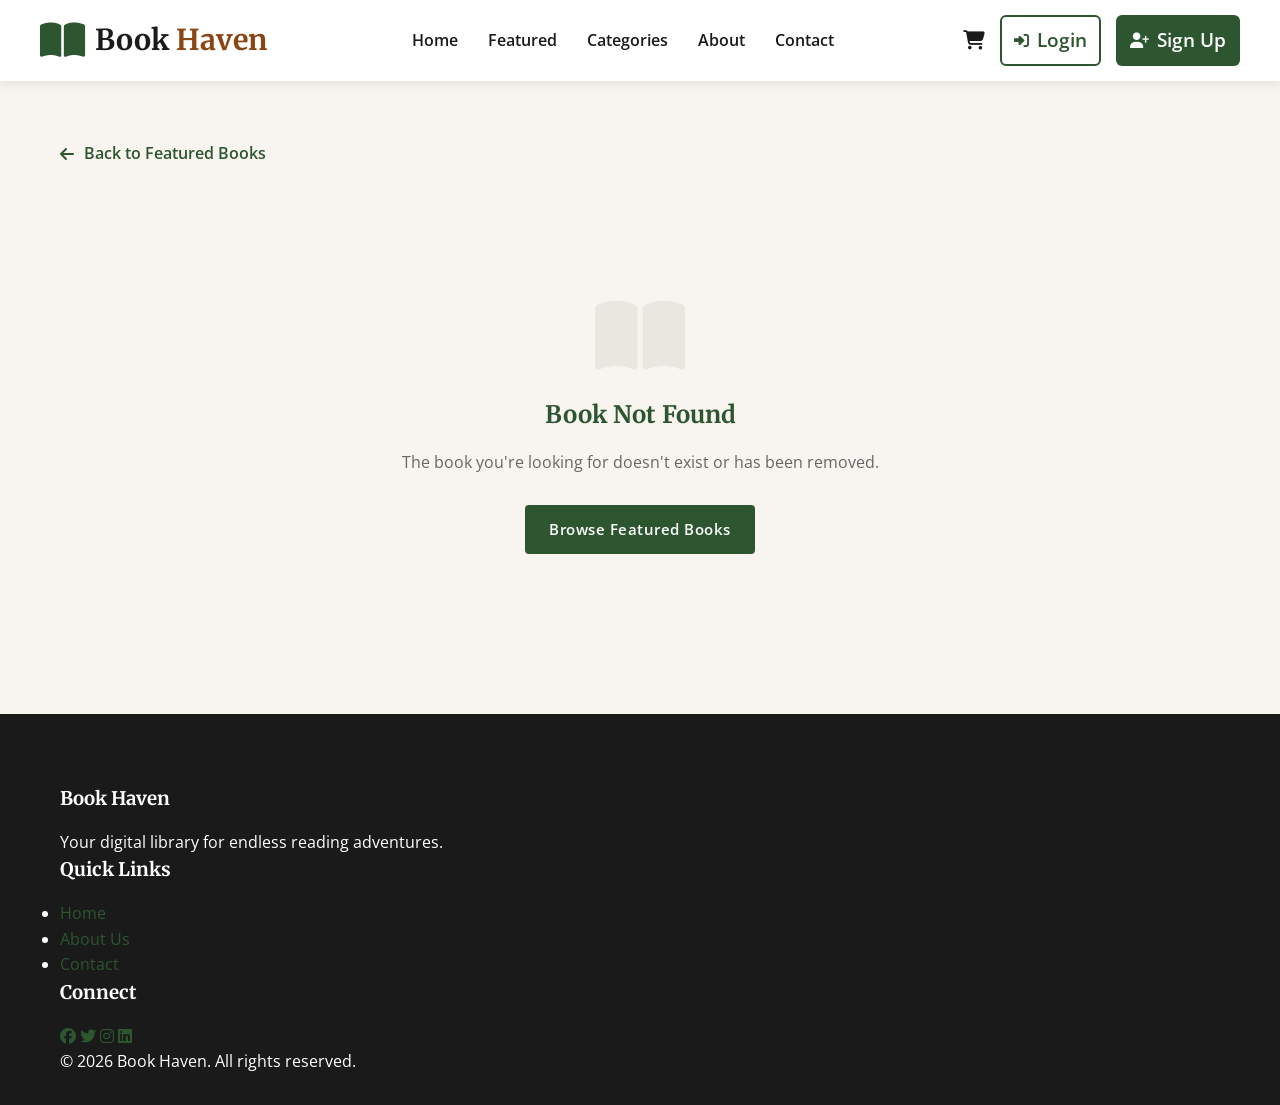
<file: amanda/book-details.html>
<!DOCTYPE html>
<html lang="en">
<head>
    <meta charset="UTF-8">
    <meta name="viewport" content="width=device-width, initial-scale=1.0">
    <title>Book Details | Book Haven</title>
    <link rel="stylesheet" href="https://cdnjs.cloudflare.com/ajax/libs/font-awesome/6.4.0/css/all.min.css">
    <link href="https://fonts.googleapis.com/css2?family=Merriweather:wght@300;400;700&family=Open+Sans:wght@300;400;600;700&display=swap" rel="stylesheet">
    <link rel="stylesheet" href="styles.css">
    <style>
        .book-details-section {
            padding: 60px 0;
        }
        
        .book-details-container {
            display: grid;
            grid-template-columns: 300px 1fr;
            gap: 50px;
            align-items: start;
        }
        
        .book-details-cover {
            background: var(--gray-color);
            border-radius: 10px;
            padding: 30px;
            text-align: center;
            box-shadow: var(--shadow-medium);
        }
        
        .book-details-cover img {
            max-width: 100%;
            height: auto;
            border-radius: 5px;
            box-shadow: var(--shadow-light);
        }
        
        .book-details-cover .placeholder-cover {
            width: 100%;
            height: 400px;
            background: linear-gradient(135deg, var(--primary-color), var(--accent-color));
            border-radius: 5px;
            display: flex;
            align-items: center;
            justify-content: center;
            font-size: 5rem;
            color: white;
        }
        
        .book-details-info {
            background: white;
            padding: 40px;
            border-radius: 10px;
            box-shadow: var(--shadow-light);
        }
        
        .book-details-info h1 {
            font-size: 2.5rem;
            color: var(--primary-color);
            margin-bottom: 10px;
        }
        
        .book-details-info .author {
            font-size: 1.2rem;
            color: #666;
            margin-bottom: 20px;
        }
        
        .book-meta {
            display: flex;
            gap: 30px;
            margin-bottom: 30px;
            padding: 20px 0;
            border-top: 1px solid var(--gray-color);
            border-bottom: 1px solid var(--gray-color);
        }
        
        .meta-item {
            display: flex;
            flex-direction: column;
            align-items: center;
        }
        
        .meta-item i {
            font-size: 1.5rem;
            color: var(--primary-color);
            margin-bottom: 5px;
        }
        
        .meta-item span {
            font-size: 0.9rem;
            color: #666;
        }
        
        .meta-item strong {
            color: var(--dark-color);
        }
        
        .book-rating-display {
            margin-bottom: 30px;
        }
        
        .book-rating-display .stars {
            color: var(--secondary-color);
            font-size: 1.5rem;
            margin-bottom: 10px;
        }
        
        .book-rating-display .rating-text {
            color: #666;
        }
        
        .book-description {
            margin-bottom: 30px;
        }
        
        .book-description h3 {
            color: var(--primary-color);
            margin-bottom: 15px;
        }
        
        .book-description p {
            color: #555;
            line-height: 1.8;
        }
        
        .book-summary {
            margin-bottom: 30px;
        }
        
        .book-summary h3 {
            color: var(--primary-color);
            margin-bottom: 15px;
        }
        
        .book-summary p {
            color: #555;
            line-height: 1.8;
        }
        
        .book-actions {
            display: flex;
            gap: 15px;
            margin-top: 30px;
        }
        
        .book-actions .btn {
            padding: 15px 30px;
            font-size: 1rem;
        }
        
        .btn-outline {
            background: transparent;
            border: 2px solid var(--primary-color);
            color: var(--primary-color);
        }
        
        .btn-outline:hover {
            background: var(--primary-color);
            color: white;
        }
        
        .back-link {
            display: inline-flex;
            align-items: center;
            gap: 10px;
            color: var(--primary-color);
            margin-bottom: 30px;
            font-weight: 600;
        }
        
        .back-link:hover {
            color: var(--accent-color);
        }
        
        .not-found {
            text-align: center;
            padding: 100px 0;
        }
        
        .not-found i {
            font-size: 5rem;
            color: var(--gray-color);
            margin-bottom: 20px;
        }
        
        .not-found h2 {
            color: var(--primary-color);
            margin-bottom: 15px;
        }
        
        .not-found p {
            color: #666;
            margin-bottom: 30px;
        }
        
        @media (max-width: 768px) {
            .book-details-container {
                grid-template-columns: 1fr;
            }
            
            .book-meta {
                flex-wrap: wrap;
                justify-content: center;
            }
            
            .book-actions {
                flex-direction: column;
            }
        }
    </style>
</head>
<body>
    <!-- Header -->
    <header>
        <div class="container header-container">
            <div class="logo">
                <i class="fas fa-book-open"></i>
                <h1>Book <span>Haven</span></h1>
            </div>
            
            <nav>
                <ul>
                    <li><a href="index.html">Home</a></li>
                    <li><a href="index.html#featured">Featured</a></li>
                    <li><a href="index.html#categories">Categories</a></li>

                    <li><a href="about.html">About</a></li>
                    <li><a href="index.html#contact">Contact</a></li>
                </ul>
            </nav>
            
            <div class="header-actions">
                <div class="user-actions">
                    <a href="#" class="cart-link"><i class="fas fa-shopping-cart"></i></a>
                    <a href="login.html" class="auth-link login"><i class="fas fa-sign-in-alt"></i> Login</a>
                    <a href="signup.html" class="auth-link signup"><i class="fas fa-user-plus"></i> Sign Up</a>
                </div>
            </div>
        </div>
    </header>

    <!-- Book Details Section -->
    <section class="book-details-section">
        <div class="container">
            <a href="index.html#featured" class="back-link">
                <i class="fas fa-arrow-left"></i> Back to Featured Books
            </a>
            
            <div id="bookContent">
                <!-- Book content will be loaded dynamically -->
            </div>
        </div>
    </section>

    <!-- Footer -->
    <footer>
        <div class="container">
            <div class="footer-content">
                <div class="footer-section">
                    <h3>Book Haven</h3>
                    <p>Your digital library for endless reading adventures.</p>
                </div>
                <div class="footer-section">
                    <h3>Quick Links</h3>
                    <ul>
                        <li><a href="index.html">Home</a></li>
                        <li><a href="about.html">About Us</a></li>
                        <li><a href="index.html#contact">Contact</a></li>
                    </ul>
                </div>
                <div class="footer-section">
                    <h3>Connect</h3>
                    <div class="social-links">
                        <a href="#"><i class="fab fa-facebook"></i></a>
                        <a href="#"><i class="fab fa-twitter"></i></a>
                        <a href="#"><i class="fab fa-instagram"></i></a>
                        <a href="#"><i class="fab fa-linkedin"></i></a>
                    </div>
                </div>
            </div>
            <div class="footer-bottom">
                <p>&copy; 2026 Book Haven. All rights reserved.</p>
            </div>
        </div>
    </footer>

    <script>
        // Book data
        const books = {
            'midnight': {
                title: 'The Midnight Library',
                author: 'Matt Haig',
                rating: 4.5,
                reviews: 2847,
                genre: 'Fiction',
                pages: 304,
                published: '2020',
                price: '$14.99',
                description: 'Between life and death there is a library, and within that library, the shelves go on forever. Every book provides a chance to try another life you could have lived.',
                summary: 'Between life and death there is a library, and within that library, the shelves go on forever. Every book provides a chance to try another life you could have lived. To see how things would be if you had been someone else...<br><br>Nora Seed finds herself in the Midnight Library, where she can try out different versions of her life. With the help of an old friend, she must search for the most fulfilling life and learn to appreciate the one she has.<br><br>This is a beautiful and haunting story about the choices we make and the regrets we carry, exploring the possibilities that life offers and what it means to be happy with who we are.'
            },
            'klara': {
                title: 'Klara and the Sun',
                author: 'Kazuo Ishiguro',
                rating: 4.0,
                reviews: 1923,
                genre: 'Science Fiction',
                pages: 320,
                published: '2021',
                price: '$16.99',
                description: 'A thrilling book that offers a look at our changing world through the eyes of an unforgettable narrator.',
                summary: 'Here is the story of Klara, an Artificial Friend with outstanding observational qualities, who, from her place in the store, watches carefully the behavior of those who come in to browse, and of those who pass on the street outside. She remains hopeful that a customer will soon choose her.<br><br>Klara is a highly intelligent robot who can read human emotions and learn from interactions. As she observes the world around her, she begins to develop her own understanding of love, sacrifice, and what it means to be human. Through Klara\'s eyes, Ishiguro explores themes of consciousness, identity, and the nature of love in an age of artificial intelligence.'
            },
            'fourwinds': {
                title: 'The Four Winds',
                author: 'Kristin Hannah',
                rating: 5.0,
                reviews: 3421,
                genre: 'Historical Fiction',
                pages: 464,
                published: '2021',
                price: '$18.99',
                description: 'A story of survival and hope, of love and loss, set against the backdrop of the Great Depression.',
                summary: 'The Four Winds is a rich, historical novel set in Texas during the Great Depression. Elsa Martinelli, a woman born into poverty, has fought her entire life to carve out a meaningful life for herself and her family.<br><br>When drought descends on the land, threatening the livelihoods of farmers, Elsa must make impossible choices to protect her family. She faces losing everything she\'s built, but discovers an inner strength she never knew she possessed.<br><br>This is a powerful story of resilience, sacrifice, and the unbreakable human spirit in the face of adversity.'
            },
            'hailmary': {
                title: 'Project Hail Mary',
                author: 'Andy Weir',
                rating: 4.5,
                reviews: 5621,
                genre: 'Science Fiction',
                pages: 496,
                published: '2021',
                price: '$19.99',
                description: 'A lone astronaut must save the earth from disaster in this propulsive interstellar voyage.',
                summary: 'Ryland Grace is the sole survivor on a desperate, last-chance mission—and if he fails, humanity and the earth itself will perish. Except that right now, he doesn\'t know who he is, or why he\'s been sent on this impossible journey.<br><br>All he knows is that he\'s stranded on a spacecraft, and the people who sent him are all dead. He must rely on an unlikely ally—Rocky, an alien with his own agenda—to survive and find a way back to Earth.<br><br>From the author of The Martian comes another thrilling science fiction adventure that combines hard science with compelling characters and high-stakes action.'
            }
        };

        // Get book ID from URL
        const urlParams = new URLSearchParams(window.location.search);
        const bookId = urlParams.get('book');

        // Render book content
        const bookContent = document.getElementById('bookContent');
        
        if (bookId && books[bookId]) {
            const book = books[bookId];
            
            // Generate stars
            let stars = '';
            for (let i = 1; i <= 5; i++) {
                if (i <= Math.floor(book.rating)) {
                    stars += '<i class="fas fa-star"></i>';
                } else if (i - 0.5 === book.rating) {
                    stars += '<i class="fas fa-star-half-alt"></i>';
                } else {
                    stars += '<i class="far fa-star"></i>';
                }
            }
            
            // Get image source
            let imageSrc = '';
            let coverIcon = '';
            switch(bookId) {
                case 'midnight':
                    imageSrc = 'books/midnight.jpg';
                    coverIcon = 'fa-moon';
                    break;
                case 'klara':
                    imageSrc = 'books/klara.jpg';
                    coverIcon = 'fa-sun';
                    break;
                case 'fourwinds':
                    imageSrc = 'books/four winds.jpg';
                    coverIcon = 'fa-wind';
                    break;
                case 'hailmary':
                    imageSrc = 'books/andy weir.jpeg';
                    coverIcon = 'fa-rocket';
                    break;
                default:
                    coverIcon = 'fa-book';
            }
            
            bookContent.innerHTML = `
                <div class="book-details-container">
                    <div class="book-details-cover">
                        <img src="${imageSrc}" alt="${book.title}" onerror="this.style.display='none'; this.nextElementSibling.style.display='flex';">
                        <div class="placeholder-cover" style="display: none;">
                            <i class="fas ${coverIcon}"></i>
                        </div>
                    </div>
                    
                    <div class="book-details-info">
                        <h1>${book.title}</h1>
                        <p class="author">by ${book.author}</p>
                        
                        <div class="book-rating-display">
                            <div class="stars">${stars}</div>
                            <span class="rating-text">${book.rating} out of 5 (${book.reviews.toLocaleString()} reviews)</span>
                        </div>
                        
                        <div class="book-meta">
                            <div class="meta-item">
                                <i class="fas fa-book"></i>
                                <span>Genre</span>
                                <strong>${book.genre}</strong>
                            </div>
                            <div class="meta-item">
                                <i class="fas fa-file-alt"></i>
                                <span>Pages</span>
                                <strong>${book.pages}</strong>
                            </div>
                            <div class="meta-item">
                                <i class="fas fa-calendar"></i>
                                <span>Published</span>
                                <strong>${book.published}</strong>
                            </div>
                            <div class="meta-item">
                                <i class="fas fa-tag"></i>
                                <span>Price</span>
                                <strong>${book.price}</strong>
                            </div>
                        </div>
                        
                        <div class="book-description">
                            <h3>Description</h3>
                            <p>${book.description}</p>
                        </div>
                        
                        <div class="book-summary">
                            <h3>Summary</h3>
                            <p>${book.summary}</p>
                        </div>
                        
                        <div class="book-actions">
                            <a href="#" class="btn"><i class="fas fa-shopping-cart"></i> Add to Cart</a>
                            <a href="#" class="btn btn-outline"><i class="fas fa-heart"></i> Add to Wishlist</a>
                        </div>
                    </div>
                </div>
            `;
        } else {
            bookContent.innerHTML = `
                <div class="not-found">
                    <i class="fas fa-book-open"></i>
                    <h2>Book Not Found</h2>
                    <p>The book you're looking for doesn't exist or has been removed.</p>
                    <a href="index.html#featured" class="btn">Browse Featured Books</a>
                </div>
            `;
        }
    </script>
</body>
</html>
</file>
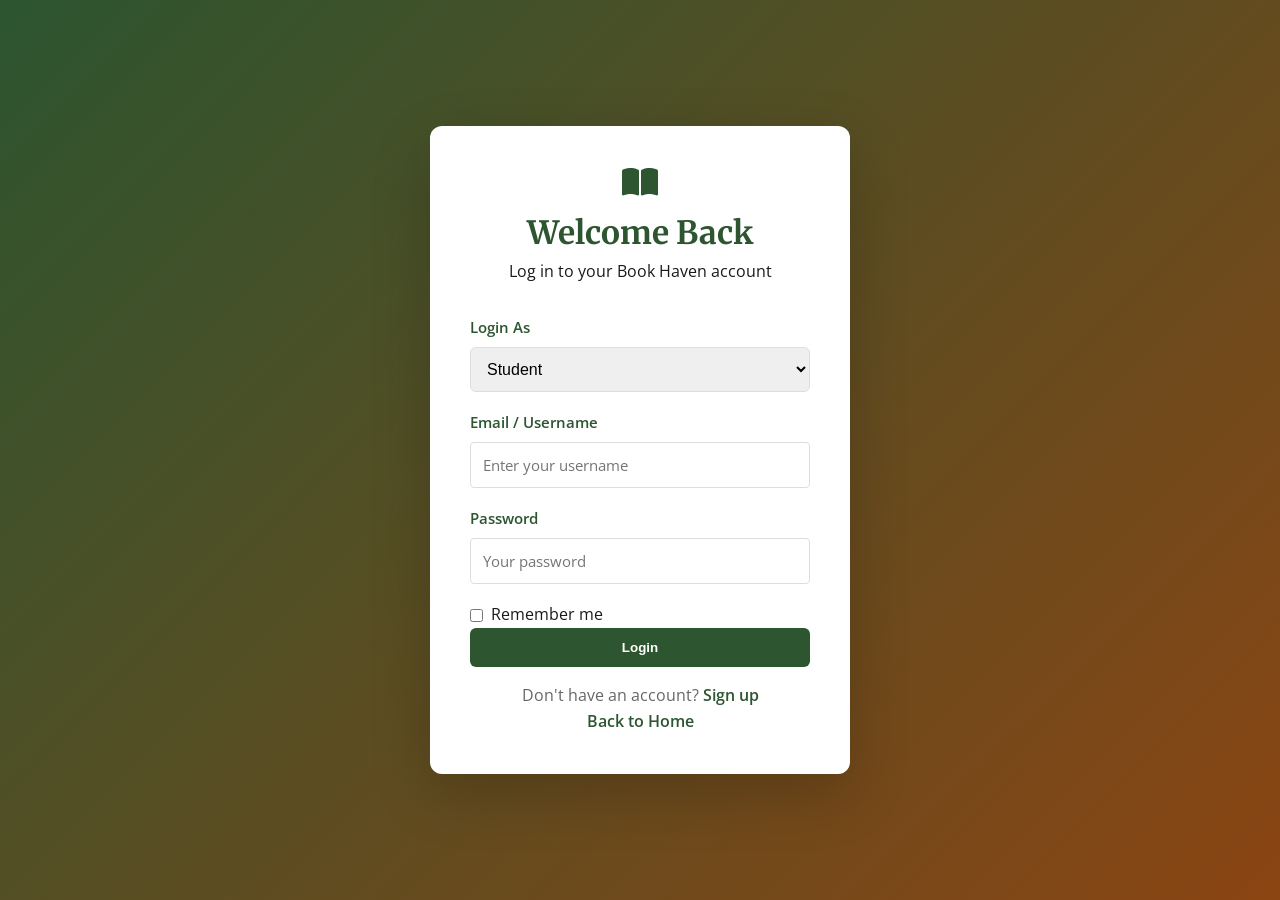
<file: amanda/login.html>
<!DOCTYPE html>
<html lang="en">
<head>
    <meta charset="UTF-8">
    <meta name="viewport" content="width=device-width, initial-scale=1.0">
    <title>Login | Book Haven</title>
    <link rel="stylesheet" href="https://cdnjs.cloudflare.com/ajax/libs/font-awesome/6.4.0/css/all.min.css">
    <link href="https://fonts.googleapis.com/css2?family=Merriweather:wght@300;400;700&family=Open+Sans:wght@300;400;600;700&display=swap" rel="stylesheet">
    <link rel="stylesheet" href="styles.css">
    <style>
        body {
            background: linear-gradient(135deg, #2c5530 0%, #8b4513 100%);
            min-height: 100vh;
            display: flex;
            align-items: center;
            justify-content: center;
            padding: 20px;
        }

        .login-card {
            width: 100%;
            max-width: 420px;
            background: white;
            border-radius: 12px;
            padding: 40px;
            box-shadow: 0 20px 60px rgba(0,0,0,0.2);
        }

        .login-header {
            text-align: center;
            margin-bottom: 30px;
        }

        .login-header i {
            font-size: 2rem;
            color: #2c5530;
            margin-bottom: 10px;
        }

        .login-header h1 {
            margin: 0;
            color: #2c5530;
        }

        .form-group { margin-bottom: 18px; }
        .form-group label { display:block; margin-bottom:8px; color: #2c5530; font-weight:600; }
        .form-group input { width:100%; padding:12px; border-radius:6px; border:1px solid #ddd; }

        .remember { display:flex; align-items:center; gap:8px; margin-top:8px; }
        .login-btn { width:100%; padding:12px; background:#2c5530; color:white; border:none; border-radius:6px; font-weight:600; cursor:pointer; }
        .login-btn:hover { background:#8b4513 }

        .alt-links { text-align:center; margin-top:16px; color:#666 }
        .alt-links a { color:#2c5530; font-weight:600 }
    </style>
</head>
<body>
    <div class="login-card">
        <div class="login-header">
            <i class="fas fa-book-open"></i>
            <h1>Welcome Back</h1>
            <p>Log in to your Book Haven account</p>
        </div>

        <form id="loginForm">
            <div class="form-group">
                <label for="loginType">Login As</label>
                <select id="loginType" name="loginType" style="width:100%; padding:12px; border-radius:6px; border:1px solid #ddd; font-size:1rem;">
                    <option value="student">Student</option>
                    <option value="admin">Admin</option>
                </select>
            </div>
            <div class="form-group">
                <label for="email">Email / Username</label>
                <input type="text" id="email" name="email" placeholder="Enter your username" required>
            </div>
            <div class="form-group">
                <label for="password">Password</label>
                <input type="password" id="password" name="password" placeholder="Your password" required>
            </div>
            <div class="remember">
                <input type="checkbox" id="rememberMe" name="rememberMe">
                <label for="rememberMe">Remember me</label>
            </div>

            <button type="submit" class="login-btn">Login</button>
        </form>

        <div class="alt-links">
            <p>Don't have an account? <a href="signup.html">Sign up</a></p>
            <p><a href="index.html">Back to Home</a></p>
        </div>
    </div>

    <script>
        // Handle form submission
        document.getElementById('loginForm').addEventListener('submit', function(event) {
            event.preventDefault();

            const loginType = document.getElementById('loginType').value;
            const email = document.getElementById('email').value;
            const password = document.getElementById('password').value;

            // Student credentials
            const studentUsername = 'student';
            const studentPassword = 'student123';

            // Admin credentials
            const adminUsername = 'admin';
            const adminPassword = 'admin123';

            if (loginType === 'admin') {
                if (email === adminUsername && password === adminPassword) {
                    alert('Login successful! Redirecting to admin dashboard...');
                    window.location.href = 'admin.html';
                } else {
                    alert('Invalid admin credentials. Please try again.');
                }
            } else {
                if (email === studentUsername && password === studentPassword) {
                    alert('Login successful! Welcome back, ' + email);
                    window.location.href = 'index.html';
                } else {
                    alert('Invalid student credentials. Please try again.');
                }
            }
        });
    </script>
</body>
</html>
</file>
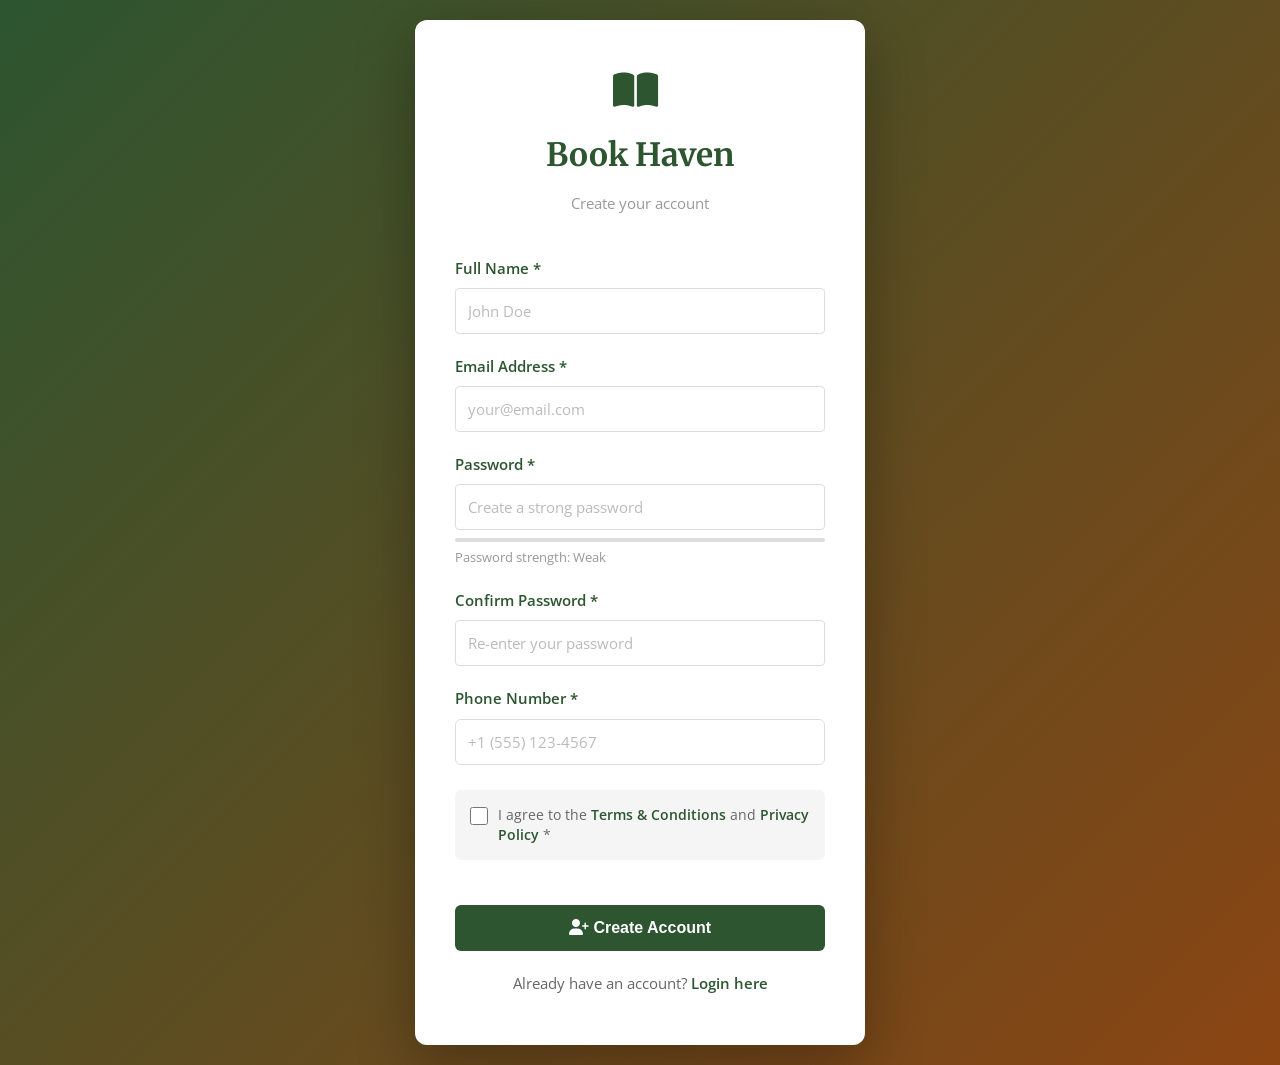
<file: amanda/signup.html>
<!DOCTYPE html>
<html lang="en">
<head>
    <meta charset="UTF-8">
    <meta name="viewport" content="width=device-width, initial-scale=1.0">
    <title>Sign Up | Book Haven</title>
    <link rel="stylesheet" href="https://cdnjs.cloudflare.com/ajax/libs/font-awesome/6.4.0/css/all.min.css">
    <link href="https://fonts.googleapis.com/css2?family=Merriweather:wght@300;400;700&family=Open+Sans:wght@300;400;600;700&display=swap" rel="stylesheet">
    <link rel="stylesheet" href="styles.css">
    <style>
        body {
            background: linear-gradient(135deg, #2c5530 0%, #8b4513 100%);
            min-height: 100vh;
            display: flex;
            align-items: center;
            justify-content: center;
            padding: 20px;
        }

        .signup-container {
            width: 100%;
            max-width: 450px;
        }

        .signup-card {
            background: white;
            border-radius: 12px;
            box-shadow: 0 20px 60px rgba(0, 0, 0, 0.3);
            padding: 50px 40px;
        }

        .signup-header {
            text-align: center;
            margin-bottom: 40px;
        }

        .signup-header .logo {
            display: flex;
            align-items: center;
            justify-content: center;
            gap: 10px;
            margin-bottom: 20px;
        }

        .signup-header .logo i {
            font-size: 2.5rem;
            color: #2c5530;
        }

        .signup-header h1 {
            color: #2c5530;
            font-size: 2rem;
            margin: 0;
        }

        .signup-header p {
            color: #999;
            margin: 10px 0 0 0;
            font-size: 0.95rem;
        }

        .form-group {
            margin-bottom: 20px;
        }

        .form-group label {
            display: block;
            margin-bottom: 8px;
            font-weight: 600;
            color: #2c5530;
            font-size: 0.95rem;
        }

        .form-group input {
            width: 100%;
            padding: 12px;
            border: 1px solid #ddd;
            border-radius: 6px;
            font-size: 0.95rem;
            font-family: 'Open Sans', sans-serif;
            transition: all 0.3s ease;
        }

        .form-group input:focus {
            outline: none;
            border-color: #2c5530;
            box-shadow: 0 0 0 3px rgba(44, 85, 48, 0.1);
        }

        .form-group input::placeholder {
            color: #bbb;
        }

        .error-message {
            color: #d32f2f;
            font-size: 0.85rem;
            margin-top: 5px;
            display: none;
        }

        .error-message.show {
            display: block;
        }

        .input-error {
            border-color: #d32f2f !important;
            background-color: #ffebee;
        }

        .terms-group {
            margin: 25px 0;
            padding: 15px;
            background-color: #f5f5f5;
            border-radius: 6px;
        }

        .terms-group label {
            display: flex;
            align-items: flex-start;
            gap: 10px;
            font-weight: 400;
            margin: 0;
        }

        .terms-group input[type="checkbox"] {
            width: 18px;
            height: 18px;
            margin-top: 2px;
            cursor: pointer;
            flex-shrink: 0;
        }

        .terms-group label span {
            color: #666;
            font-size: 0.9rem;
            line-height: 1.4;
        }

        .terms-group a {
            color: #2c5530;
            font-weight: 600;
        }

        .signup-btn {
            width: 100%;
            padding: 14px;
            background-color: #2c5530;
            color: white;
            border: none;
            border-radius: 6px;
            font-size: 1rem;
            font-weight: 600;
            cursor: pointer;
            transition: all 0.3s ease;
            margin-top: 20px;
        }

        .signup-btn:hover {
            background-color: #8b4513;
            transform: translateY(-2px);
            box-shadow: 0 8px 20px rgba(0, 0, 0, 0.2);
        }

        .signup-btn:active {
            transform: translateY(0);
        }

        .login-link {
            text-align: center;
            margin-top: 20px;
            color: #666;
            font-size: 0.95rem;
        }

        .login-link a {
            color: #2c5530;
            font-weight: 600;
            text-decoration: none;
            transition: color 0.3s ease;
        }

        .login-link a:hover {
            color: #8b4513;
        }

        .password-strength {
            margin-top: 8px;
            height: 4px;
            background-color: #ddd;
            border-radius: 2px;
            overflow: hidden;
        }

        .strength-bar {
            height: 100%;
            width: 0%;
            background-color: #d32f2f;
            transition: width 0.3s ease;
        }

        .strength-text {
            font-size: 0.8rem;
            margin-top: 5px;
            color: #999;
        }

        @media (max-width: 500px) {
            .signup-card {
                padding: 40px 25px;
            }

            .signup-header h1 {
                font-size: 1.5rem;
            }

            .form-group input {
                padding: 10px;
                font-size: 16px;
            }
        }
    </style>
</head>
<body>
    <div class="signup-container">
        <div class="signup-card">
            <!-- Header -->
            <div class="signup-header">
                <div class="logo">
                    <i class="fas fa-book-open"></i>
                </div>
                <h1>Book Haven</h1>
                <p>Create your account</p>
            </div>

            <!-- Signup Form -->
            <form id="signupForm">
                <!-- Full Name -->
                <div class="form-group">
                    <label for="fullName">Full Name *</label>
                    <input 
                        type="text" 
                        id="fullName" 
                        name="fullName" 
                        placeholder="John Doe"
                        required
                    >
                    <div class="error-message" id="fullNameError">Please enter your full name (at least 2 characters)</div>
                </div>

                <!-- Email -->
                <div class="form-group">
                    <label for="email">Email Address *</label>
                    <input 
                        type="email" 
                        id="email" 
                        name="email" 
                        placeholder="your@email.com"
                        required
                    >
                    <div class="error-message" id="emailError">Please enter a valid email address</div>
                </div>

                <!-- Password -->
                <div class="form-group">
                    <label for="password">Password *</label>
                    <input 
                        type="password" 
                        id="password" 
                        name="password" 
                        placeholder="Create a strong password"
                        required
                    >
                    <div class="password-strength">
                        <div class="strength-bar" id="strengthBar"></div>
                    </div>
                    <div class="strength-text" id="strengthText">Password strength: Weak</div>
                    <div class="error-message" id="passwordError">Password must be at least 8 characters</div>
                </div>

                <!-- Confirm Password -->
                <div class="form-group">
                    <label for="confirmPassword">Confirm Password *</label>
                    <input 
                        type="password" 
                        id="confirmPassword" 
                        name="confirmPassword" 
                        placeholder="Re-enter your password"
                        required
                    >
                    <div class="error-message" id="confirmPasswordError">Passwords do not match</div>
                </div>

                <!-- Phone -->
                <div class="form-group">
                    <label for="phone">Phone Number *</label>
                    <input 
                        type="tel" 
                        id="phone" 
                        name="phone" 
                        placeholder="+1 (555) 123-4567"
                        required
                    >
                    <div class="error-message" id="phoneError">Please enter a valid phone number</div>
                </div>

                <!-- Terms and Conditions -->
                <div class="terms-group">
                    <label>
                        <input type="checkbox" id="agreeTerms" name="agreeTerms" required>
                        <span>I agree to the <a href="#">Terms & Conditions</a> and <a href="#">Privacy Policy</a> *</span>
                    </label>
                    <div class="error-message" id="agreeTermsError">Please agree to the terms and conditions</div>
                </div>

                <!-- Submit Button -->
                <button type="submit" class="signup-btn">
                    <i class="fas fa-user-plus"></i> Create Account
                </button>
            </form>

            <!-- Login Link -->
            <div class="login-link">
                Already have an account? <a href="index.html">Login here</a>
            </div>
        </div>
    </div>

    <script>
        const form = document.getElementById('signupForm');
        const passwordInput = document.getElementById('password');
        const strengthBar = document.getElementById('strengthBar');
        const strengthText = document.getElementById('strengthText');

        // Password strength indicator
        passwordInput.addEventListener('input', function() {
            const password = this.value;
            let strength = 0;
            let strengthLevel = 'Weak';
            let strengthColor = '#d32f2f';

            if (password.length >= 8) strength += 25;
            if (password.length >= 12) strength += 25;
            if (/[a-z]/.test(password) && /[A-Z]/.test(password)) strength += 25;
            if (/[0-9]/.test(password)) strength += 15;
            if (/[!@#$%^&*]/.test(password)) strength += 10;

            if (strength < 25) {
                strengthLevel = 'Weak';
                strengthColor = '#d32f2f';
            } else if (strength < 50) {
                strengthLevel = 'Fair';
                strengthColor = '#ff9800';
            } else if (strength < 75) {
                strengthLevel = 'Good';
                strengthColor = '#ffc107';
            } else {
                strengthLevel = 'Strong';
                strengthColor = '#4caf50';
            }

            strengthBar.style.width = strength + '%';
            strengthBar.style.backgroundColor = strengthColor;
            strengthText.textContent = 'Password strength: ' + strengthLevel;
            strengthText.style.color = strengthColor;
        });

        // Form validation
        function validateForm() {
            let isValid = true;

            // Clear all errors
            document.querySelectorAll('.error-message').forEach(el => el.classList.remove('show'));
            document.querySelectorAll('input').forEach(el => el.classList.remove('input-error'));

            // Validate Full Name
            const fullName = document.getElementById('fullName').value.trim();
            if (fullName.length < 2) {
                showError('fullNameError', 'fullName');
                isValid = false;
            }

            // Validate Email
            const email = document.getElementById('email').value.trim();
            const emailRegex = /^[^\s@]+@[^\s@]+\.[^\s@]+$/;
            if (!emailRegex.test(email)) {
                showError('emailError', 'email');
                isValid = false;
            }

            // Validate Password
            const password = document.getElementById('password').value;
            if (password.length < 8) {
                showError('passwordError', 'password');
                isValid = false;
            }

            // Validate Confirm Password
            const confirmPassword = document.getElementById('confirmPassword').value;
            if (password !== confirmPassword) {
                showError('confirmPasswordError', 'confirmPassword');
                isValid = false;
            }

            // Validate Phone
            const phone = document.getElementById('phone').value.trim();
            const phoneRegex = /^[0-9\-\+\(\)\s]{10,}$/;
            if (!phoneRegex.test(phone)) {
                showError('phoneError', 'phone');
                isValid = false;
            }

            // Validate Terms
            const agreeTerms = document.getElementById('agreeTerms').checked;
            if (!agreeTerms) {
                document.getElementById('agreeTermsError').classList.add('show');
                isValid = false;
            }

            return isValid;
        }

        function showError(errorId, inputId) {
            document.getElementById(errorId).classList.add('show');
            document.getElementById(inputId).classList.add('input-error');
        }

        // Form submission
        form.addEventListener('submit', function(e) {
            e.preventDefault();

            if (validateForm()) {
                const fullName = document.getElementById('fullName').value;
                const email = document.getElementById('email').value;

                // Success message
                alert('Account created successfully!\n\nWelcome, ' + fullName + '!\n\nA confirmation email has been sent to ' + email);

                // Reset form
                form.reset();
                strengthBar.style.width = '0%';
                strengthText.textContent = 'Password strength: Weak';

                // Redirect to home
                setTimeout(() => {
                    window.location.href = 'index.html';
                }, 1000);
            }
        });
    </script>
</body>
</html>
</file>
<file: amanda/styles.css>
/* styles.css for Book Haven Library Website */

/* CSS Variables for consistent theming */
:root {
    --primary-color: #2c5530;
    --secondary-color: #d4a96c;
    --accent-color: #8b4513;
    --light-color: #f8f5f0;
    --dark-color: #1a1a1a;
    --gray-color: #eae7e1;
    --shadow-light: 0 5px 15px rgba(0, 0, 0, 0.05);
    --shadow-medium: 0 10px 25px rgba(0, 0, 0, 0.1);
    --shadow-heavy: 0 15px 30px rgba(0, 0, 0, 0.15);
    --transition-fast: all 0.2s ease;
    --transition-medium: all 0.3s ease;
    --transition-slow: all 0.5s ease;
}

/* Base Styles */
* {
    margin: 0;
    padding: 0;
    box-sizing: border-box;
}

body {
    font-family: 'Open Sans', sans-serif;
    line-height: 1.6;
    color: var(--dark-color);
    background-color: var(--light-color);
    overflow-x: hidden;
}

h1, h2, h3, h4 {
    font-family: 'Merriweather', serif;
    font-weight: 700;
    margin-bottom: 1rem;
}

a {
    text-decoration: none;
    color: var(--primary-color);
    transition: var(--transition-medium);
}

a:hover {
    color: var(--accent-color);
}

.container {
    width: 100%;
    max-width: 1200px;
    margin: 0 auto;
    padding: 0 20px;
}

.btn {
    display: inline-block;
    background-color: var(--primary-color);
    color: white;
    padding: 12px 24px;
    border-radius: 4px;
    font-weight: 600;
    border: none;
    cursor: pointer;
    transition: var(--transition-medium);
    font-size: 0.95rem;
    letter-spacing: 0.5px;
}

.btn:hover {
    background-color: var(--accent-color);
    color: white;
    transform: translateY(-2px);
    box-shadow: var(--shadow-medium);
}

.btn-secondary {
    background-color: transparent;
    border: 2px solid var(--primary-color);
    color: var(--primary-color);
}

.btn-secondary:hover {
    background-color: var(--primary-color);
    color: white;
}

/* Header Styles */
header {
    background-color: white;
    box-shadow: 0 2px 10px rgba(0, 0, 0, 0.1);
    position: sticky;
    top: 0;
    z-index: 1000;
    transition: var(--transition-medium);
}

.header-container {
    display: flex;
    justify-content: space-between;
    align-items: center;
    padding: 15px 0;
}

.logo {
    display: flex;
    align-items: center;
}

.logo i {
    font-size: 2.5rem;
    color: var(--primary-color);
    margin-right: 10px;
    transition: var(--transition-medium);
}

.logo:hover i {
    transform: rotate(-10deg);
}

.logo h1 {
    font-size: 1.8rem;
    margin-bottom: 0;
}

.logo span {
    color: var(--accent-color);
}

nav ul {
    display: flex;
    list-style: none;
}

nav ul li {
    margin-left: 30px;
    position: relative;
}

nav ul li a {
    font-weight: 600;
    color: var(--dark-color);
    padding: 5px 0;
}

nav ul li a:after {
    content: '';
    position: absolute;
    bottom: -5px;
    left: 0;
    width: 0;
    height: 2px;
    background-color: var(--primary-color);
    transition: var(--transition-medium);
}

nav ul li a:hover:after {
    width: 100%;
}

nav ul li a.active {
    color: var(--primary-color);
}

nav ul li a.active:after {
    width: 100%;
}

.header-actions {
    display: flex;
    align-items: center;
}

.header-actions { gap: 12px; }

/* Make nav sit center while header-actions align right */
nav {
    flex: 1;
    display: flex;
    justify-content: center;
}

.search-box {
    position: relative;
    margin-right: 20px;
}

.search-box input {
    padding: 10px 15px 10px 40px;
    border: 1px solid #ddd;
    border-radius: 4px;
    width: 250px;
    font-size: 0.9rem;
    transition: var(--transition-medium);
}

.search-box input:focus {
    outline: none;
    border-color: var(--primary-color);
    box-shadow: 0 0 0 2px rgba(44, 85, 48, 0.2);
}

.search-box i {
    position: absolute;
    left: 15px;
    top: 50%;
    transform: translateY(-50%);
    color: #777;
}

.user-actions a {
    margin-left: 15px;
    color: var(--dark-color);
    font-size: 1.2rem;
    position: relative;
}

.cart-link { color: var(--dark-color); font-size: 1.2rem; margin-left: 8px; }
.cart-link:hover { color: var(--primary-color); }

/* Auth link buttons (login / signup) */
.auth-link {
    display: inline-flex;
    align-items: center;
    gap: 8px;
    padding: 8px 12px;
    border-radius: 6px;
    font-weight: 600;
    text-decoration: none;
    transition: var(--transition-medium);
    border: 2px solid transparent;
    color: var(--primary-color);
    background: transparent;
    margin-left: 12px;
}

.auth-link i { font-size: 0.95rem; }

.auth-link.login {
    border-color: var(--primary-color);
    background: transparent;
    color: var(--primary-color);
}

.auth-link.login:hover {
    background: var(--primary-color);
    color: white;
}

.auth-link.signup {
    background: var(--primary-color);
    color: white;
}

.auth-link.signup:hover {
    background: var(--accent-color);
}

/* Ensure search and user controls are aligned and spaced */
.search-box { margin-right: 10px; }
.user-actions { display: flex; align-items: center; }

.user-actions a span.count {
    position: absolute;
    top: -8px;
    right: -8px;
    background-color: var(--accent-color);
    color: white;
    font-size: 0.7rem;
    width: 18px;
    height: 18px;
    border-radius: 50%;
    display: flex;
    align-items: center;
    justify-content: center;
}

/* Hero Section */
.hero {
    background: linear-gradient(rgba(44, 85, 48, 0.9), rgba(44, 85, 48, 0.8)), url('https://images.unsplash.com/photo-1507842217343-583bb7270b66?ixlib=rb-1.2.1&auto=format&fit=crop&w=1350&q=80') center/cover no-repeat;
    color: white;
    padding: 100px 0;
    text-align: center;
    position: relative;
    overflow: hidden;
}

.hero:before {
    content: '';
    position: absolute;
    bottom: 0;
    left: 0;
    width: 100%;
    height: 100px;
    background: linear-gradient(to top, var(--light-color), transparent);
    z-index: 1;
}

.hero .container {
    position: relative;
    z-index: 2;
}

.hero h2 {
    font-size: 3rem;
    margin-bottom: 20px;
    text-shadow: 0 2px 5px rgba(0, 0, 0, 0.3);
}

.hero p {
    font-size: 1.2rem;
    max-width: 700px;
    margin: 0 auto 30px;
    text-shadow: 0 1px 3px rgba(0, 0, 0, 0.3);
}

/* Featured Books */
.featured-section {
    padding: 80px 0;
    background-color: white;
}

/* Featured search (moved from header) */
.featured-search {
    position: relative;
    max-width: 640px;
    margin: 0 auto 30px;
}

.featured-search input {
    width: 100%;
    padding: 12px 16px 12px 42px;
    border: 1px solid #ddd;
    border-radius: 8px;
    font-size: 1rem;
}

.featured-search i {
    position: absolute;
    left: 14px;
    top: 50%;
    transform: translateY(-50%);
    color: #777;
}

.section-title {
    text-align: center;
    margin-bottom: 50px;
    position: relative;
}

.section-title:after {
    content: '';
    display: block;
    width: 80px;
    height: 3px;
    background-color: var(--secondary-color);
    margin: 15px auto 0;
}

.books-grid {
    display: grid;
    grid-template-columns: repeat(auto-fill, minmax(200px, 1fr));
    gap: 30px;
}

.book-card {
    background-color: white;
    border-radius: 8px;
    overflow: hidden;
    box-shadow: var(--shadow-light);
    transition: var(--transition-medium);
    position: relative;
}

.book-card:hover {
    transform: translateY(-10px);
    box-shadow: var(--shadow-heavy);
}

.book-cover {
    height: 250px;
    background-color: var(--gray-color);
    display: flex;
    align-items: center;
    justify-content: center;
    color: white;
    font-size: 4rem;
    position: relative;
    overflow: hidden;
}

.book-cover:before {
    content: '';
    position: absolute;
    top: 0;
    left: 0;
    width: 100%;
    height: 100%;
    background: linear-gradient(45deg, rgba(0,0,0,0.1), transparent);
}

.book-cover i {
    position: relative;
    z-index: 1;
    text-shadow: 0 2px 5px rgba(0, 0, 0, 0.3);
}

.book-info {
    padding: 20px;
    position: relative;
}

.book-title {
    font-size: 1.2rem;
    margin-bottom: 5px;
    color: var(--dark-color);
}

.book-author {
    color: #777;
    font-size: 0.9rem;
    margin-bottom: 10px;
}

.book-rating {
    color: var(--secondary-color);
    margin-bottom: 15px;
}

.book-actions {
    display: flex;
    justify-content: space-between;
    align-items: center;
}

.book-price {
    font-weight: 700;
    color: var(--primary-color);
    font-size: 1.1rem;
}

/* Categories */
.categories-section {
    background-color: var(--gray-color);
    padding: 80px 0;
}

.categories-grid {
    display: grid;
    grid-template-columns: repeat(auto-fill, minmax(250px, 1fr));
    gap: 25px;
}

.category-card {
    background-color: white;
    border-radius: 8px;
    padding: 30px;
    text-align: center;
    box-shadow: var(--shadow-light);
    transition: var(--transition-medium);
    cursor: pointer;
}

.category-card:hover {
    transform: translateY(-5px);
    box-shadow: var(--shadow-medium);
}

.category-icon {
    font-size: 2.5rem;
    color: var(--primary-color);
    margin-bottom: 15px;
    transition: var(--transition-medium);
}

.category-card:hover .category-icon {
    transform: scale(1.2);
}

.category-card h3 {
    margin-bottom: 10px;
}

/* Stylish Library Section */
.library-section {
    padding: 80px 0;
    background-color: white;
    position: relative;
}

.library-section:before {
    content: '';
    position: absolute;
    top: 0;
    left: 0;
    width: 100%;
    height: 10px;
    background: linear-gradient(90deg, var(--primary-color), var(--secondary-color), var(--accent-color));
}

.library-header {
    display: flex;
    justify-content: space-between;
    align-items: center;
    margin-bottom: 40px;
}

.library-filters {
    display: flex;
    gap: 10px;
}

.filter-btn {
    padding: 8px 16px;
    background-color: var(--gray-color);
    border: none;
    border-radius: 4px;
    cursor: pointer;
    transition: var(--transition-fast);
    font-weight: 600;
}

.filter-btn.active, .filter-btn:hover {
    background-color: var(--primary-color);
    color: white;
}

.library-grid {
    display: grid;
    grid-template-columns: repeat(auto-fill, minmax(180px, 1fr));
    gap: 25px;
}

.library-book {
    background-color: white;
    border-radius: 8px;
    overflow: hidden;
    box-shadow: var(--shadow-light);
    transition: var(--transition-medium);
    position: relative;
    height: 320px;
    transform-style: preserve-3d;
    perspective: 1000px;
}

.library-book:hover {
    transform: translateY(-10px) rotateX(5deg);
    box-shadow: var(--shadow-heavy);
}

.book-spine {
    position: absolute;
    left: 0;
    top: 0;
    width: 15px;
    height: 100%;
    background-color: var(--dark-color);
    z-index: 2;
}

.book-cover-wrapper {
    height: 220px;
    background-color: var(--gray-color);
    position: relative;
    overflow: hidden;
    margin-left: 15px;
}

.book-cover-content {
    width: 100%;
    height: 100%;
    display: flex;
    flex-direction: column;
    justify-content: center;
    align-items: center;
    color: white;
    padding: 20px;
    text-align: center;
    position: relative;
    z-index: 1;
}

.book-cover-content:before {
    content: '';
    position: absolute;
    top: 0;
    left: 0;
    width: 100%;
    height: 100%;
    background: linear-gradient(45deg, rgba(0,0,0,0.4), rgba(0,0,0,0.1));
    z-index: -1;
}

.book-genre {
    position: absolute;
    top: 10px;
    right: 10px;
    background-color: rgba(255, 255, 255, 0.9);
    color: var(--dark-color);
    font-size: 0.7rem;
    padding: 3px 8px;
    border-radius: 10px;
    font-weight: 600;
    text-transform: uppercase;
    letter-spacing: 0.5px;
}

.book-icon {
    font-size: 3rem;
    margin-bottom: 15px;
    text-shadow: 0 2px 5px rgba(0, 0, 0, 0.3);
}

.book-title-small {
    font-size: 1rem;
    font-weight: 700;
    margin-bottom: 5px;
    color: white;
    text-shadow: 0 1px 3px rgba(0, 0, 0, 0.5);
}

.book-author-small {
    font-size: 0.8rem;
    color: rgba(255, 255, 255, 0.9);
}

.book-details {
    padding: 15px;
    margin-left: 15px;
}

.book-meta {
    display: flex;
    justify-content: space-between;
    font-size: 0.8rem;
    color: #777;
    margin-bottom: 10px;
}

.book-status {
    font-size: 0.75rem;
    padding: 3px 8px;
    border-radius: 10px;
    font-weight: 600;
}

.status-available {
    background-color: rgba(44, 85, 48, 0.1);
    color: var(--primary-color);
}

.status-reserved {
    background-color: rgba(212, 169, 108, 0.1);
    color: var(--secondary-color);
}

.status-loaned {
    background-color: rgba(139, 69, 19, 0.1);
    color: var(--accent-color);
}

/* Book color variations */
.book-fantasy {
    background: linear-gradient(135deg, #9a5de5, #6c3ba1);
}

.book-mystery {
    background: linear-gradient(135deg, #2c3e50, #34495e);
}

.book-sci-fi {
    background: linear-gradient(135deg, #3498db, #2980b9);
}

.book-romance {
    background: linear-gradient(135deg, #e74c3c, #c0392b);
}

.book-history {
    background: linear-gradient(135deg, #d4a96c, #b89446);
}

.book-biography {
    background: linear-gradient(135deg, #27ae60, #219653);
}

.book-classic {
    background: linear-gradient(135deg, #8e44ad, #732d91);
}

/* Membership */
.membership-section {
    padding: 80px 0;
    text-align: center;
    background-color: var(--gray-color);
}

.membership-card {
    background-color: white;
    border-radius: 8px;
    padding: 50px;
    max-width: 700px;
    margin: 0 auto;
    box-shadow: var(--shadow-heavy);
    position: relative;
    overflow: hidden;
}

.membership-card:before {
    content: '';
    position: absolute;
    top: 0;
    left: 0;
    width: 100%;
    height: 5px;
    background: linear-gradient(90deg, var(--primary-color), var(--secondary-color));
}

.membership-card h2 {
    color: var(--primary-color);
}

.membership-card p {
    margin-bottom: 30px;
    font-size: 1.1rem;
}

.membership-benefits {
    text-align: left;
    max-width: 400px;
    margin: 0 auto 30px;
}

.membership-benefits p {
    margin-bottom: 10px;
    display: flex;
    align-items: center;
}

.membership-benefits i {
    color: var(--primary-color);
    margin-right: 10px;
    font-size: 0.9rem;
}

/* Footer */
footer {
    background-color: var(--dark-color);
    color: white;
    padding: 70px 0 30px;
}

.footer-container {
    display: grid;
    grid-template-columns: repeat(auto-fit, minmax(250px, 1fr));
    gap: 40px;
}

.footer-column h3 {
    color: white;
    margin-bottom: 25px;
    font-size: 1.3rem;
    position: relative;
    padding-bottom: 10px;
}

.footer-column h3:after {
    content: '';
    position: absolute;
    bottom: 0;
    left: 0;
    width: 40px;
    height: 2px;
    background-color: var(--secondary-color);
}

.footer-column ul {
    list-style: none;
}

.footer-column ul li {
    margin-bottom: 12px;
}

.footer-column ul li a {
    color: #ddd;
    display: flex;
    align-items: center;
}

.footer-column ul li a i {
    margin-right: 10px;
    width: 20px;
    text-align: center;
}

.footer-column ul li a:hover {
    color: var(--secondary-color);
    padding-left: 5px;
}

.social-icons {
    display: flex;
    margin-top: 20px;
}

.social-icons a {
    display: flex;
    align-items: center;
    justify-content: center;
    width: 40px;
    height: 40px;
    background-color: rgba(255, 255, 255, 0.1);
    border-radius: 50%;
    margin-right: 10px;
    color: white;
    transition: var(--transition-medium);
}

.social-icons a:hover {
    background-color: var(--secondary-color);
    transform: translateY(-3px);
}

.copyright {
    text-align: center;
    margin-top: 50px;
    padding-top: 20px;
    border-top: 1px solid rgba(255, 255, 255, 0.1);
    color: #ddd;
    font-size: 0.9rem;
}

/* Responsive Styles */
@media (max-width: 992px) {
    .header-container {
        flex-direction: column;
        padding: 15px 0;
    }
    
    .logo {
        margin-bottom: 15px;
    }
    
    nav ul {
        flex-wrap: wrap;
        justify-content: center;
    }
    
    nav ul li {
        margin: 5px 15px;
    }
    
    .search-box input {
        width: 200px;
    }
    
    .hero h2 {
        font-size: 2.5rem;
    }
    
    .library-grid {
        grid-template-columns: repeat(auto-fill, minmax(160px, 1fr));
    }
}

@media (max-width: 768px) {
    .hero h2 {
        font-size: 2rem;
    }
    
    .hero p {
        font-size: 1rem;
    }
    
    .search-box {
        margin-right: 0;
        margin-bottom: 15px;
    }
    
    .header-actions {
        flex-direction: column;
    }
    
    .books-grid {
        grid-template-columns: repeat(auto-fill, minmax(150px, 1fr));
    }
    
    .library-header {
        flex-direction: column;
        align-items: flex-start;
        gap: 20px;
    }
    
    .library-filters {
        flex-wrap: wrap;
    }
    
    .library-grid {
        grid-template-columns: repeat(auto-fill, minmax(140px, 1fr));
    }
}

@media (max-width: 576px) {
    .hero {
        padding: 60px 0;
    }
    
    .featured-section, .categories-section, .library-section, .membership-section {
        padding: 50px 0;
    }
    
    .books-grid {
        grid-template-columns: repeat(2, 1fr);
        gap: 20px;
    }
    
    .membership-card {
        padding: 30px 20px;
    }
    
    .library-grid {
        grid-template-columns: repeat(2, 1fr);
        gap: 15px;
    }
}

/* Animation Classes */
@keyframes fadeIn {
    from { opacity: 0; transform: translateY(20px); }
    to { opacity: 1; transform: translateY(0); }
}

.fade-in {
    animation: fadeIn 0.6s ease forwards;
}

@keyframes slideInLeft {
    from { opacity: 0; transform: translateX(-30px); }
    to { opacity: 1; transform: translateX(0); }
}

.slide-in-left {
    animation: slideInLeft 0.5s ease forwards;
}

@keyframes slideInRight {
    from { opacity: 0; transform: translateX(30px); }
    to { opacity: 1; transform: translateX(0); }
}

.slide-in-right {
    animation: slideInRight 0.5s ease forwards;
}

.delay-1 { animation-delay: 0.1s; }
.delay-2 { animation-delay: 0.2s; }
.delay-3 { animation-delay: 0.3s; }
.delay-4 { animation-delay: 0.4s; }
.delay-5 { animation-delay: 0.5s; }

/* Scroll to Top Button */
.scroll-top {
    position: fixed;
    bottom: 30px;
    right: 30px;
    width: 50px;
    height: 50px;
    background-color: var(--primary-color);
    color: white;
    border-radius: 50%;
    display: flex;
    align-items: center;
    justify-content: center;
    font-size: 1.2rem;
    cursor: pointer;
    opacity: 0;
    visibility: hidden;
    transition: var(--transition-medium);
    z-index: 999;
    box-shadow: var(--shadow-medium);
}

.scroll-top.visible {
    opacity: 1;
    visibility: visible;
}

.scroll-top:hover {
    background-color: var(--accent-color);
    transform: translateY(-5px);
}

/* Authentication Buttons */
.auth-btn {
    background-color: var(--primary-color);
    color: white;
    border: none;
    padding: 10px 16px;
    border-radius: 4px;
    cursor: pointer;
    font-size: 0.9rem;
    margin-left: 10px;
    transition: var(--transition-medium);
    display: inline-flex;
    align-items: center;
    gap: 6px;
}

.auth-btn:hover {
    background-color: var(--accent-color);
    transform: translateY(-2px);
}

/* Modal Styles */
.modal {
    display: none;
    position: fixed;
    z-index: 2000;
    left: 0;
    top: 0;
    width: 100%;
    height: 100%;
    background-color: rgba(0, 0, 0, 0.6);
    animation: fadeIn 0.3s ease;
}

.modal.show {
    display: flex;
    align-items: center;
    justify-content: center;
}

@keyframes fadeIn {
    from {
        opacity: 0;
    }
    to {
        opacity: 1;
    }
}

.modal-content {
    background-color: white;
    padding: 40px;
    border-radius: 8px;
    box-shadow: var(--shadow-heavy);
    width: 90%;
    max-width: 400px;
    animation: slideIn 0.3s ease;
    position: relative;
}

@keyframes slideIn {
    from {
        transform: translateY(-50px);
        opacity: 0;
    }
    to {
        transform: translateY(0);
        opacity: 1;
    }
}

.modal-content h2 {
    text-align: center;
    margin-bottom: 30px;
    color: var(--primary-color);
}

.close {
    position: absolute;
    right: 15px;
    top: 15px;
    font-size: 28px;
    font-weight: bold;
    cursor: pointer;
    color: #999;
    transition: var(--transition-medium);
}

.close:hover {
    color: var(--primary-color);
}

/* Form Styles */
.form-group {
    margin-bottom: 20px;
}

.form-group label {
    display: block;
    margin-bottom: 8px;
    font-weight: 600;
    color: var(--primary-color);
    font-size: 0.95rem;
}

.form-group input[type="text"],
.form-group input[type="email"],
.form-group input[type="password"] {
    width: 100%;
    padding: 12px;
    border: 1px solid #ddd;
    border-radius: 4px;
    font-size: 0.95rem;
    font-family: 'Open Sans', sans-serif;
    transition: var(--transition-medium);
}

.form-group input[type="text"]:focus,
.form-group input[type="email"]:focus,
.form-group input[type="password"]:focus {
    outline: none;
    border-color: var(--primary-color);
    box-shadow: 0 0 0 3px rgba(44, 85, 48, 0.1);
}

.form-group.checkbox {
    display: flex;
    align-items: center;
    margin-bottom: 20px;
}

.form-group.checkbox input[type="checkbox"] {
    width: auto;
    margin-right: 8px;
    cursor: pointer;
}

.form-group.checkbox label {
    margin-bottom: 0;
    font-weight: 400;
    cursor: pointer;
}

.modal-content .btn {
    width: 100%;
    text-align: center;
    margin-top: 10px;
}

.form-footer {
    text-align: center;
    margin-top: 20px;
    font-size: 0.9rem;
    color: #666;
}

.form-footer a {
    color: var(--primary-color);
    font-weight: 600;
    cursor: pointer;
}

.form-footer a:hover {
    color: var(--accent-color);
}

/* Responsive Modal */
@media (max-width: 600px) {
    .modal-content {
        width: 95%;
        padding: 30px 20px;
    }
    
    .auth-btn {
        padding: 8px 12px;
        font-size: 0.8rem;
        margin-left: 5px;
    }
}
</file>
